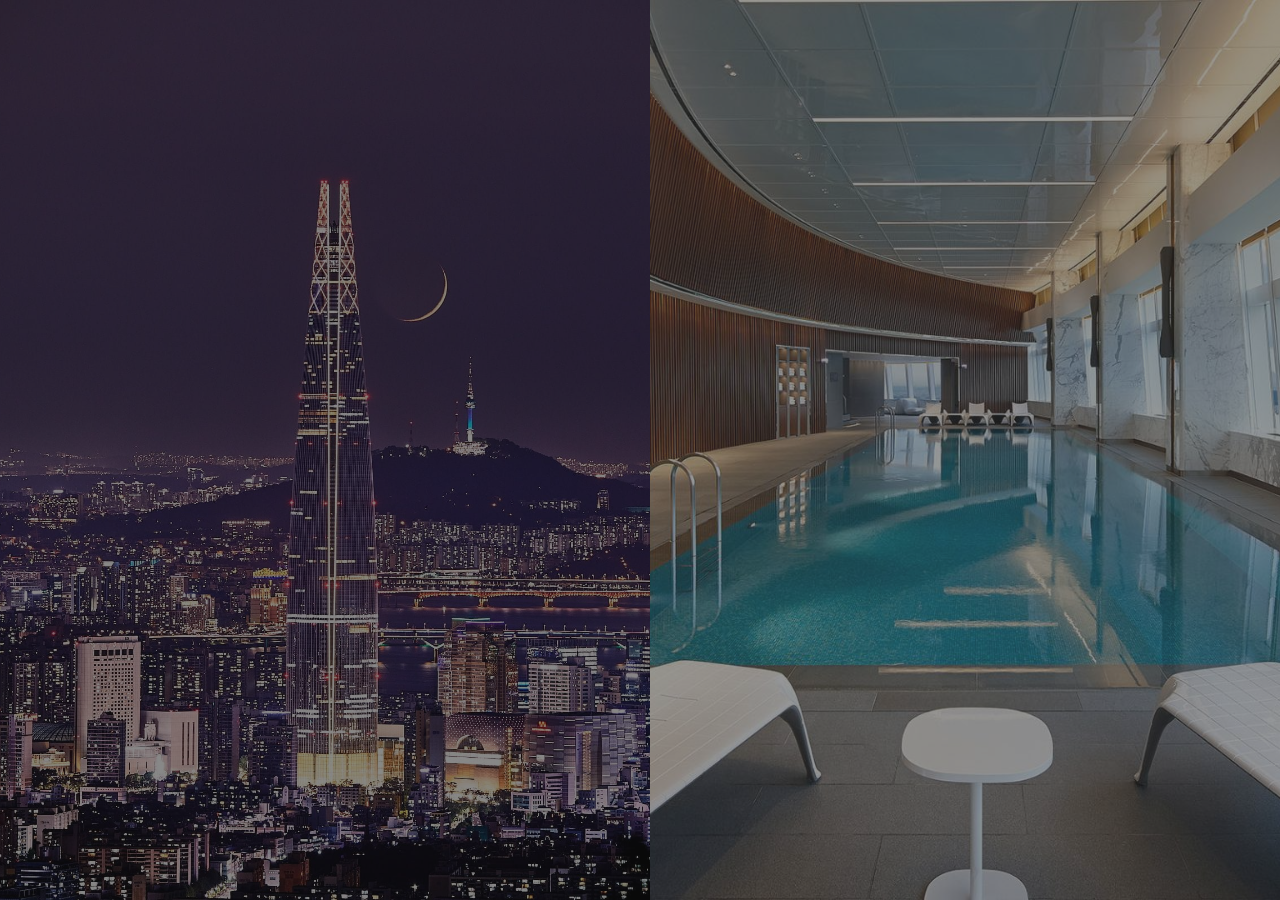
<file: 1.page1.html>
<!DOCTYPE html>
<html lang="en">
  <head>
    <meta charset="UTF-8" />
    <meta name="viewport" content="width=device-width, initial-scale=1.0" />
    <title>first_page</title>
    <link
      rel="icon"
      href="./p_img/icon/apple5.png"
      type="image/png"
      style="width: 32px; height: 32px"
    />
    <script src="https://code.jquery.com/jquery-1.12.4.js"></script>
    <link rel="stylesheet" href="./css/4.main.css" />
    <style></style>
  </head>
  <body>
    <!-- 1번째 페이지 소개 
        왼쪽페이지 - 객실로 감 

        오른쪽페이지 - 호텔 메인페이지 
    
        이렇게 나눈 이유 : 
        객실만 구경하고싶어하는 사람을 위한 간편하게 이동하게하기 위함 
    -->

    <!-- 1번째 페이지 -->
    <div class="wrap">
      <div class="main_page">
        <div class="main_L">
          <div class="page1_txt">
            <h2>
              SIGNIEL SEOUL<br />
              ROOMS & SUITE
            </h2>
            <div class="page1_txt_box">
              <span class="line"></span>
              <div class="page1_txt_box2">
                <p>
                  전 객실 서울의 환상적인 파노라믹뷰<br />
                  세련미와 편안함이 어우러진 격조 높은 인테리어 최상의 숙면을
                  위한 이탈리아 럭셔리 침구 브랜드 'Frette’
                </p>
                <!-- 이걸 누르면 두번째 페이지 이동 -->
                <!-- <div class="page_more">
                    객실 안내 및 예약  〉
                </div>  -->

                <a href="./2.page_2.html" type="button" class="page2_gogo"
                  >객실 안내 및 예약 〉</a
                >
              </div>
            </div>
          </div>
        </div>
        <div class="main_R">
          <div class="page1_txt">
            <h2>
              SIGNIEL SEOUL<br />
              INFORMATION
            </h2>
            <div class="page1_txt_box">
              <span class="line"></span>
              <div class="page1_txt_box2">
                <p>
                  롯데월드타워 76층~101층에서 즐기는 파노라믹한 스카이라인,<br />
                  미쉐린 스타 셰프 야닉 알레노의 다이닝과 세계 최고층에 위치한
                  웨딩&컨벤션<br />
                  Live beyond expectations, SIGNIEL SEOUL
                </p>
                <!-- <div class="page_more">
                            자세히보기  〉
                        </div>  -->
                <a href="./index.html" class="page2_gogo">자세히보기 〉</a>
              </div>
            </div>
          </div>
        </div>
      </div>
    </div>
  </body>
</html>
</file>
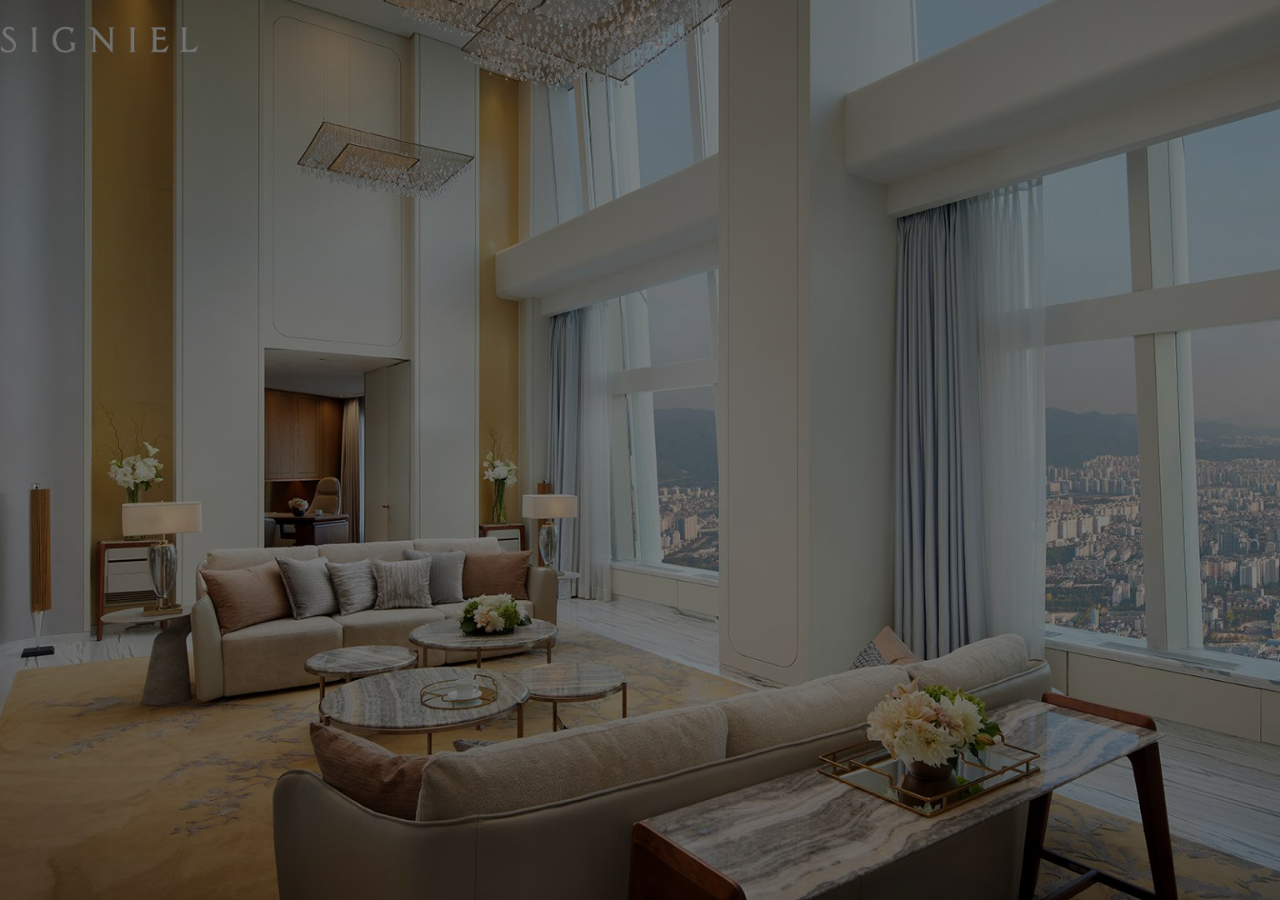
<file: 2.page_2.html>
<!DOCTYPE html>
<html lang="en">
  <head>
    <meta charset="UTF-8" />
    <meta name="viewport" content="width=device-width, initial-scale=1.0" />
    <title>second_page</title>
    <link
      rel="icon"
      href="./p_img/icon/apple5.png"
      type="image/png"
      style="width: 32px; height: 32px"
    />
    <script src="https://code.jquery.com/jquery-1.12.4.js"></script>
    <link rel="stylesheet" href="./css/4.main.css" />
    <link rel="stylesheet" href="./css/2.page.css" />
  </head>
  <body>
    <div id="wrap">
      <div class="header">
        <div class="w_1350">
          <div class="logo">
            <a href="./index.html">로고</a>
          </div>
          <input type="checkbox" id="btn_ham" />
          <label for="btn_ham" class="hamberg">
            <div class="p2_line top"></div>
            <div class="p2_line mid"></div>
            <div class="p2_line bot"></div>
          </label>
        </div>
      </div>

      <!-- container -->
      <!-- <div class="boxbox"> -->
      <div class="containor">
        <div class="room" id="room1">
          <div class="w_1350">
            <div class="room_box"></div>
            <!-- 사진 뒤에 백그라운드 이미지 -->
            <div class="deluxe_room"></div>
            <!-- 긴이미지  -->
            <div class="bg_box"></div>
            <div class="room_box r_bx1"></div>
            <!-- 사진 뒤에 백그라운드 이미지 -->
            <div class="d_room_img d_img1">
              <!-- <img src="./p_img/d_room4.jpg" alt=""> -->
            </div>
            <!-- 작은사진 -->
            <span class="bg_txt txt1 active">GRAND DELUXE</span>
            <!-- <h1 class="d_room_txt_box_h1">DELUXE ROOM</h1> -->
            <div class="d_room_txt_box">
              <h1 class="d_room_txt_box_h1">Grand Deluxe Room</h1>
              <h2 class="d_room_txt_box_h2">그랜드 디럭스룸</h2>
              <br />
              <p class="d_room_p">
                우아한 인테리어와 현대적 세련미가 조화롭게 어우러진 시그니엘
                서울의 그랜드 디럭스 룸은 초고층 객실에서 바라보는 서울 도심의
                파노라믹뷰와 최상의 휴식을 제공합니다.<br />
                침대타입 더블 전망 시티뷰 / 리버뷰 / 시티뷰 (전망욕실) / 리버뷰
                (전망욕실) 투숙인원 2 명 객실면적 40~50 ㎡
              </p>
            </div>
            <!-- 객실 소개 txtbox -->
            <div class="room_btn">
              <a href="./4_1.page_room1.html">→</a>
            </div>
            <!-- 객실 상세 페이지 가는 버튼 -->
          </div>
        </div>
        <!-- 1 -->
        <div class="room" id="room2">
          <div class="w_1350">
            <div class="room_box2"></div>
            <!-- 사진 뒤에 백그라운드 이미지 -->
            <div class="deluxe_room"></div>
            <!-- 긴이미지  -->
            <div class="bg_box"></div>
            <div class="room_box r_bx2"></div>
            <!-- 사진 뒤에 백그라운드 이미지 -->
            <div class="d_room_img d_img2">
              <!-- <img src="./p_img/d_room4.jpg" alt=""> -->
            </div>
            <!-- 작은사진 -->
            <span class="bg_txt txt2">PRIEMIER</span>
            <!-- <h1 class="d_room_txt_box_h1">DELUXE ROOM</h1> -->
            <div class="d_room_txt_box">
              <h1 class="d_room_txt_box_h1">Premier Room</h1>
              <h2 class="d_room_txt_box_h2">프리미어 룸</h2>
              <br />
              <p class="d_room_p">
                시그니엘 서울의 프리미어 룸은 세련미와 우아함을 더한 고급스러운
                인테리어로 대형 창문을 통해 서울의 화려한 장관을 감상할 수
                있습니다. 또한 이탈리아 북부 알프스 천연 대리석으로 제작된
                욕실에서 고품격 휴식을 즐기기에 충분합니다.<br />
                침대타입 더블/트윈 전망 시티뷰 / 리버뷰 / 시티뷰 (전망욕실) /
                리버뷰 (전망욕실) 투숙인원 2 명 객실면적 46~60 ㎡
              </p>
            </div>
            <!-- 객실 소개 txtbox -->
            <div class="room_btn">
              <a href="./4_1.page_room1.html">→</a>
            </div>
            <!-- 객실 상세 페이지 가는 버튼 -->
          </div>
        </div>
        <!-- 2 -->
        <div class="room" id="room3">
          <div class="w_1350">
            <div class="room_box"></div>
            <!-- 사진 뒤에 백그라운드 이미지 -->
            <div class="deluxe_room"></div>
            <!-- 긴이미지  -->
            <div class="bg_box"></div>
            <div class="room_box r_bx3"></div>
            <!-- 사진 뒤에 백그라운드 이미지 -->
            <div class="d_room_img d_img3">
              <!-- <img src="./p_img/d_room4.jpg" alt=""> -->
            </div>
            <!-- 작은사진 -->
            <span class="bg_txt txt3">ROYAL SUITE</span>
            <!-- <h1 class="d_room_txt_box_h1">DELUXE ROOM</h1> -->
            <div class="d_room_txt_box">
              <h1 class="d_room_txt_box_h1">Royal Suite Room</h1>
              <h2 class="d_room_txt_box_h2">로얄 스위트 룸</h2>
              <br />
              <p class="d_room_p">
                시그니엘 서울의 100층에 위치한 로얄스위트 룸은 세계 각국의
                국빈과 국내외 VVIP를 위한 시그니엘 서울의 단 하나뿐인 최고급
                객실입니다. 럭셔리한 응접실과 회의실은 물론 비서관 전용 객실,
                자쿠지 등 최신 시설과 보안 시스템을 갖추고 있으며 시그니엘
                서울만의 세심하고 격조 높은 서비스는 잊지 못할 감동을
                선사합니다.<br />
                침대타입 더블 전망 시티뷰 투숙인원 2 명 객실면적 353 ㎡
              </p>
            </div>
            <!-- 객실 소개 txtbox -->
            <div class="room_btn">
              <a href="./4_1.page_room1.html">→</a>
            </div>
            <!-- 객실 상세 페이지 가는 버튼 -->
          </div>
        </div>
        <!-- 3 -->
        <div class="room" id="room4">
          <div class="w_1350">
            <div class="room_box2"></div>
            <!-- 사진 뒤에 백그라운드 이미지 -->
            <div class="deluxe_room"></div>
            <!-- 긴이미지  -->
            <div class="bg_box"></div>
            <div class="room_box r_bx4"></div>
            <!-- 사진 뒤에 백그라운드 이미지 -->
            <div class="d_room_img d_img4">
              <!-- <img src="./p_img/d_room4.jpg" alt=""> -->
            </div>
            <!-- 작은사진 -->
            <span class="bg_txt txt4">SIGNIEL PRIMIER</span>
            <!-- <h1 class="d_room_txt_box_h1">DELUXE ROOM</h1> -->
            <div class="d_room_txt_box">
              <h1 class="k_room_txt_box_h1">Korean SIGNIEL Premier Room</h1>
              <h2 class="d_room_txt_box_h2">코리안 시그니엘 프리미어 룸</h2>
              <br />
              <p class="d_room_p">
                시그니엘 서울의 코리안 시그니엘 프리미어 룸은 92층에 위치하여
                최고의 전망을 자랑하는 객실입니다. 또한, 한국 전통미와 현대적인
                시설의 조화가 이루어진 최고급 온돌로 구성되어 있으며 한국의 궁을
                테마로 한 온돌, 객실 곳곳에 배치된 전통가구와 편백나무로 구성된
                욕실은 한국적인 멋을 더욱 돋보이게 합니다.<br />
                침대타입 더블 전망 리버뷰 투숙인원 2 명 객실면적 43 ㎡
              </p>
            </div>
            <!-- 객실 소개 txtbox -->
            <div class="room_btn">
              <a href="./4_1.page_room1.html">→</a>
            </div>
            <!-- 객실 상세 페이지 가는 버튼 -->
          </div>
        </div>
        <!--4 -->
      </div>
      <!-- </div> -->
      <div class="menu_pan" id="menu_pan">
        <div class="menu_list">
          <ul class="menu_list_ul">
            <li><a href="./4_1.page_room1.html">Room & Suite</a></li>
            <li><a href="./5_1.page_dining1.html">Dining</a></li>
            <li><a href="./6_1.page_wedding1.html">Wedding & Conference</a></li>
            <li><a href="./7_1.page_facilites1.html">Facilities</a></li>
            <li><a href="">Reservation</a></li>
          </ul>
        </div>
      </div>
      <!-- container -->
    </div>

    <script src="./js/menu_pan.js"></script>
    <script src="./js/page2_scroll.js"></script>
  </body>
</html>
</file>
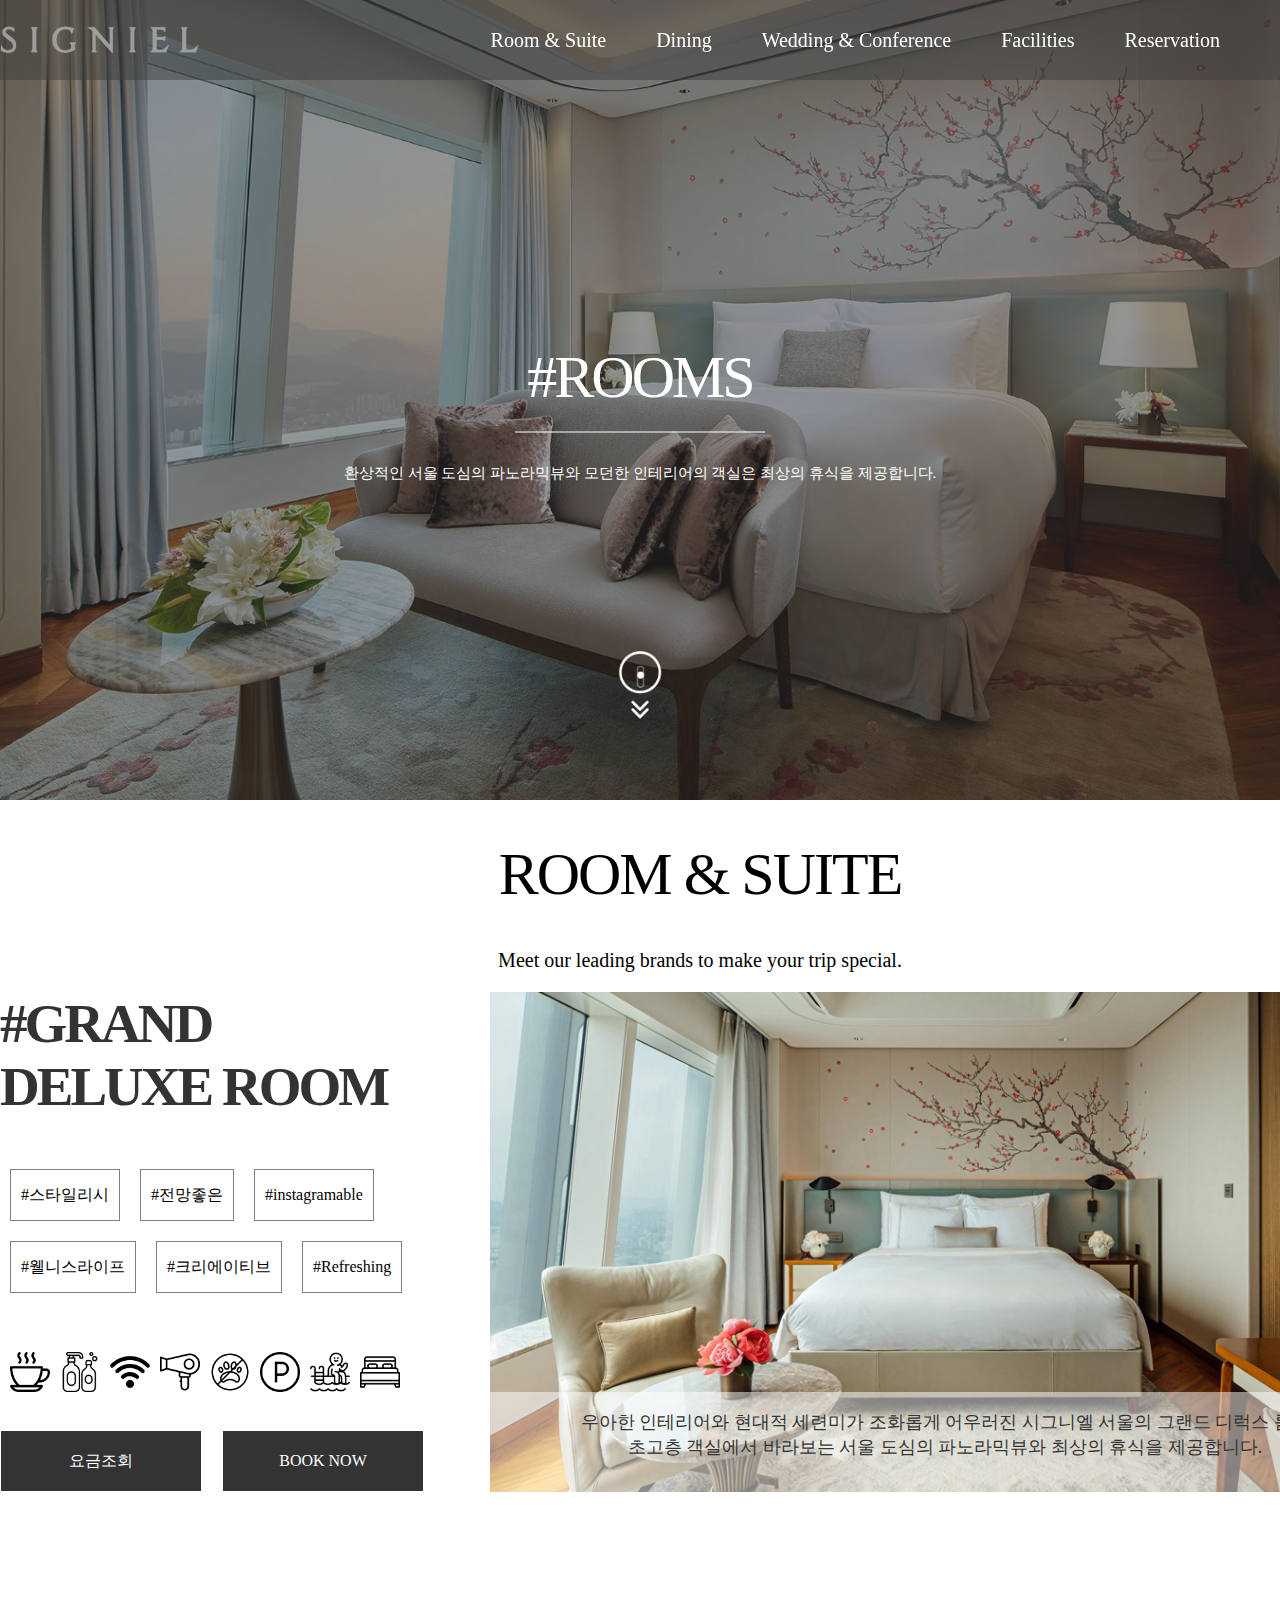
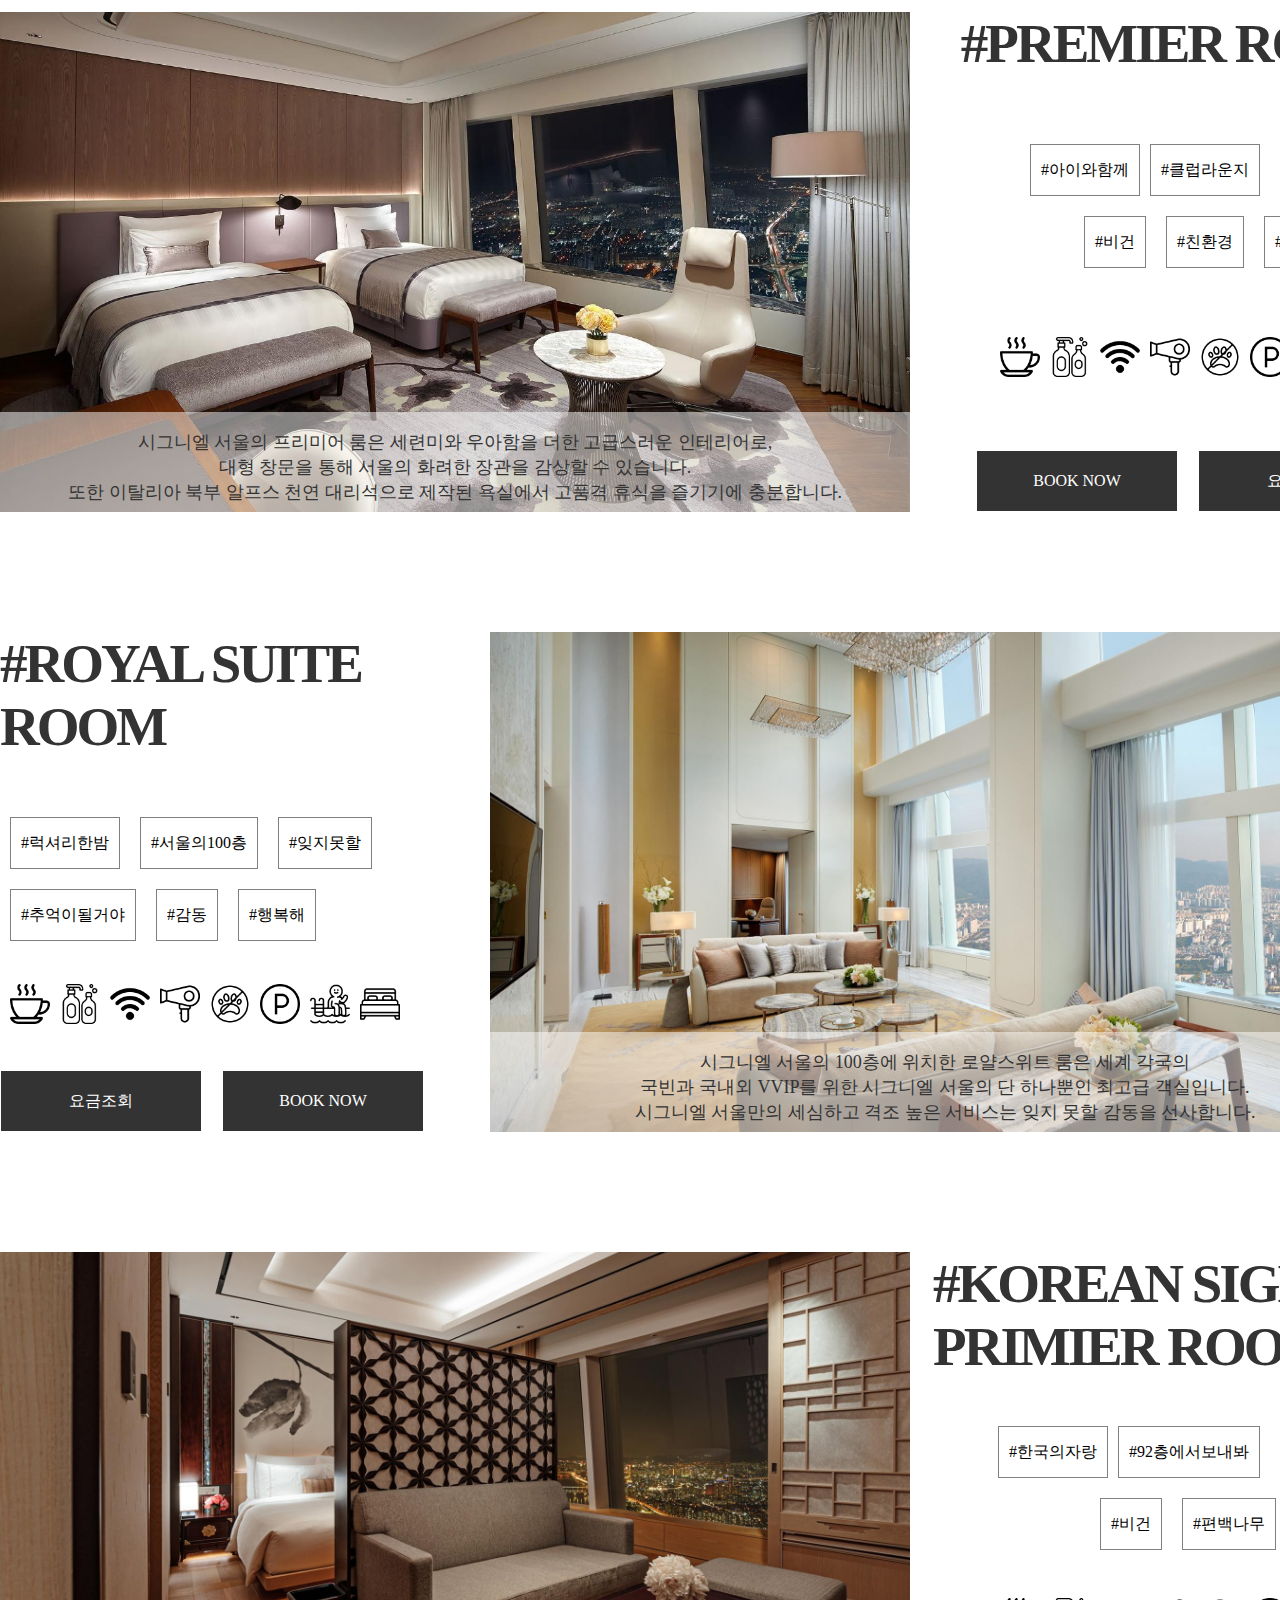
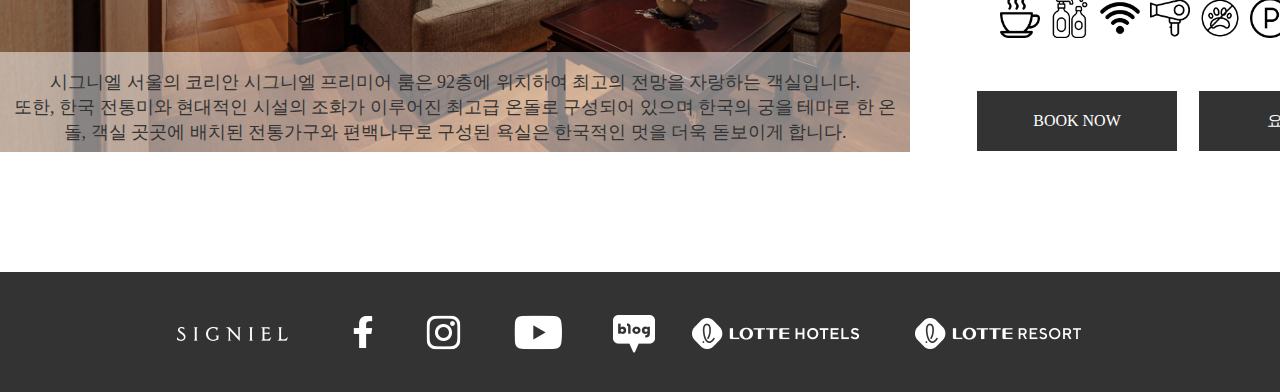
<file: 4_1.page_room1.html>
<!DOCTYPE html>
<html lang="en">
  <head>
    <meta charset="UTF-8" />
    <meta name="viewport" content="width=device-width, initial-scale=1.0" />
    <title>roompage</title>
    <link
      rel="icon"
      href="./p_img/icon/apple5.png"
      type="image/png"
      style="width: 32px; height: 32px"
    />
    <script src="https://code.jquery.com/jquery-1.12.4.js"></script>
    <link rel="stylesheet" href="./css/4.main.css" />
    <style>
      .page4_banner {
        width: 100%;
        height: 800px;
        background: url(./p_img/page2/mainbannerimg.1920.jpg) no-repeat center /
          cover;
      }

      /* 메인컨테이너 ---------------- */
      .main_container {
        width: 100%;
      }
      .p4_room {
        width: 100%;
        height: 500px;
        display: flex;
        margin-bottom: 120px;
      }

      .p4_romm.animate {
        animation-duration: fadein 1s forwards ease-in;
        transition: 2s ease-in-out;
      }
      @keyframes fadein {
        0% {
          opacity: 0;
        }
        100% {
          opacity: 1;
        }
      }

      .p4_h1 {
        font-weight: 100;
        font-size: 60px;
        letter-spacing: -2px;
        text-align: center;
      }
      .p4_p {
        text-align: center;
        font-size: 20px;
      }

      .room_imgbox {
        width: 65%;
        height: 100%;
        position: relative;
      }
      .img_txt_box {
        width: 100%;
        height: 100px;
        text-align: center;
        background-color: rgba(255, 255, 255, 0.5);
        position: absolute;
        bottom: 0;
      }

      .img_txt_box:hover {
        background-color: rgba(187, 187, 187, 0.5);
      }

      .i_box1 {
        background: url(./p_img/page2/room1_1.jpg) no-repeat center / cover;
      }
      .i_box2 {
        background: url(./p_img/page2/p_room2.jpg) no-repeat center / cover;
      }
      .i_box3 {
        background: url(./p_img/page2/RS_room1.jpg) no-repeat center / cover;
      }
      .i_box4 {
        background: url(./p_img/page2/k_room1.jpg) no-repeat center / cover;
      }

      .room_txtbox {
        width: 35%;
        height: 100%;
        display: flex;
        flex-direction: column;
        justify-content: space-between;

        /* gap: 20px; */
      }

      .room_txtbox_h1 {
        letter-spacing: -3px;
        font-weight: bold;
        color: #333;
        margin: 0;
        font-size: 55px;
      }
      .room_txtbox_h1_2 {
        margin: 0;
        font-weight: bold;
        letter-spacing: -3px;
        color: #333;
        font-size: 55px;
        /* position: absolute; */
        /* right: 0; */
        float: right;
        /* margin: 20px; */
      }

      .img_txt_p {
        color: #333;
        /* letter-spacing: -2px; */
        font-size: 18px;
        padding-left: 10px;
        padding-right: 10px;
        line-height: 25px;
      }
      .tag_boxL {
        /* width: 120px; */
        height: 50px;
        line-height: 50px;
        border: 1px solid #808080;
        float: left;
        margin: 10px;
        padding: 0 10px;
      }
      .tag_boxR {
        /* width: 120px; */
        height: 50px;
        line-height: 50px;
        border: 1px solid #808080;
        float: right;
        margin: 10px;
        padding: 0 10px;
      }

      .icon_box {
        width: 200px;
      }
      .icon_boxR ul {
        float: right;
        /* margin-bottom: 10px; */
      }

      .icon_boxR ul li {
        /* display: flex; */
        float: left;
        margin-bottom: 10px;
        padding-right: 10px;
      }
      .icon_boxL ul {
        float: left;
      }
      .icon_boxL ul li {
        float: left;
        padding-left: 10px;
        margin-bottom: 10px;
      }
      .icon_boxL img {
        width: 40px;
        height: 40px;
      }
      .icon_boxR img {
        width: 40px;
        height: 40px;
      }

      .gogobtn3_R {
        border: 1px solid #fff;
        background: #333;
        color: #fff;
        width: 200px;
        height: 60px;
        float: right;
        margin-left: 20px;
        /* border-radius: 20px; */
        text-align: center;
        line-height: 60px;
        /* font-weight: 900; */
        /* transition: all 1s; */
        /* animation: opacc 2s ease forwards; */
      }
      .gogobtn3_R:hover {
        background: #fff;
        color: #333;
        border: 1px solid #333;
      }
      .gogobtn3_L:hover {
        background: #fff;
        color: #333;
        border: 1px solid #333;
      }

      .gogobtn3_L {
        border: 1px solid #fff;
        background: #333;
        color: #fff;
        width: 200px;
        height: 60px;
        /* border-radius: 20px; */
        float: left;
        text-align: center;
        line-height: 60px;
        margin-right: 20px;
        /* font-weight: 900; */
        /* transition: all 1s; */
        /* animation: opacc 2s ease forwards; */
      }
    </style>
  </head>
  <body>
    <div id="wrap">
      <div class="p_3header">
        <div class="w_1350">
          <div class="logo"><a href="./index.html"></a></div>

          <div class="menu_list_bar">
            <ul class="menu_list_bar_ul">
              <li>
                <a href="./4_1.page_room1.html">Room & Suite</a>
                <div class="sub_menu">
                  <ul class="sub_menu_ul">
                    <li><a href=""></a>그랜드 룸</li>
                    <li><a href=""></a>프리미어 룸</li>
                    <li><a href=""></a>로얄 스위트 룸</li>
                    <li><a href=""></a>코리안 프리미어 룸</li>
                  </ul>
                </div>
              </li>

              <li>
                <a href="./5_1.page_dining1.html">Dining</a>
                <div class="sub_menu">
                  <ul class="sub_menu_ul">
                    <li><a href=""></a>한식</li>
                    <li><a href=""></a>양식</li>
                    <li><a href=""></a>뷔페</li>
                  </ul>
                </div>
              </li>
              <li>
                <a href="./6_1.page_wedding1.html">Wedding & Conference</a>
                <div class="sub_menu">
                  <ul class="sub_menu_ul">
                    <li><a href=""></a>시그니엘 웨딩</li>
                    <li><a href=""></a>프라이빗 파티</li>
                    <li><a href=""></a>그랜드 볼룸</li>
                  </ul>
                </div>
              </li>
              <li>
                <a href="./7_1.page_facilites1.html">Facilities</a>
                <div class="sub_menu">
                  <ul class="sub_menu_ul">
                    <li><a href=""></a>호텔 수영장</li>
                    <li><a href=""></a>피트니스 센터</li>
                    <li><a href=""></a>살롱 드 시그니엘</li>
                    <li><a href=""></a>호텔 사우나</li>
                  </ul>
                </div>
              </li>
              <li><a href="">Reservation</a></li>
            </ul>
          </div>

          <input type="checkbox" id="btn_ham" />
          <label for="btn_ham" class="hamberg">
            <div class="p2_line top"></div>
            <div class="p2_line mid"></div>
            <div class="p2_line bot"></div>
          </label>
        </div>
        <div class="menu_pan" id="menu_pan">
          <div class="menu_list">
            <ul class="menu_list_ul">
              <li><a href="./4_1.page_room1.html">Room & Suite</a></li>
              <li><a href="./5_1.page_dining1.html">Dining</a></li>
              <li>
                <a href="./6_1.page_wedding1.html">Wedding & Conference</a>
              </li>
              <li><a href="./7_1.page_facilites1.html">Facilities</a></li>
              <li><a href="">Reservation</a></li>
            </ul>
          </div>
        </div>
      </div>
      <div class="page4_banner">
        <div class="banner_txt_box">
          <div class="banner_txt_box_position">
            <h1 class="banner_h1">#ROOMS</h1>
            <span class="banner_line"></span>
            <div class="banner_p">
              환상적인 서울 도심의 파노라믹뷰와 모던한 인테리어의 객실은 최상의
              휴식을 제공합니다.
            </div>
          </div>
        </div>
        <div class="scroll_icon2"></div>
      </div>
      <div class="main_container">
        <div class="w_1400">
          <h1 class="p4_h1">ROOM & SUITE</h1>
          <p class="p4_p">Meet our leading brands to make your trip special.</p>

          <div class="p4_room">
            <div class="room_txtbox">
              <div class="r_txt_1">
                <h1 class="room_txtbox_h1">#GRAND <br />DELUXE ROOM</h1>
                <p></p>
                <span class="sec4line"></span>
              </div>
              <div class="r_txt_2">
                <div class="tag_boxL">#스타일리시</div>
                <div class="tag_boxL">#전망좋은</div>
                <div class="tag_boxL mr_0">#instagramable</div>
                <div class="tag_boxL">#웰니스라이프</div>
                <div class="tag_boxL">#크리에이티브</div>
                <div class="tag_boxL">#Refreshing</div>
              </div>
              <span class="sec4line"></span>
              <div class="icon_boxL">
                <ul>
                  <li>
                    <img
                      src="p_img/icon/free-icon-coffee-cup-1014393.png"
                      alt=""
                    />
                  </li>
                  <li>
                    <img
                      src="p_img/icon/free-icon-shampoo-1848239.png"
                      alt=""
                    />
                  </li>
                  <li>
                    <img
                      src="p_img/icon/free-icon-wifi-signal-7910958.png"
                      alt=""
                    />
                  </li>
                  <li>
                    <img
                      src="p_img/icon/free-icon-blow-dryer-11081153.png"
                      alt=""
                    />
                  </li>
                  <li>
                    <img
                      src="p_img/icon/free-icon-no-pets-3668684.png"
                      alt=""
                    />
                  </li>
                  <li>
                    <img src="p_img/icon/free-icon-parking-905535.png" alt="" />
                  </li>
                  <li>
                    <img
                      src="p_img/icon/free-icon-swimming-pool-2429885.png"
                      alt=""
                    />
                  </li>
                  <li>
                    <img
                      src="p_img/icon/free-icon-double-bed-5639770.png"
                      alt=""
                    />
                  </li>
                </ul>
              </div>
              <div class="r_txt_3">
                <div class="gogobtn3_L">요금조회</div>
                <div class="gogobtn3_L">BOOK NOW</div>
              </div>
            </div>
            <div class="room_imgbox i_box1">
              <div class="img_txt_box">
                <p class="img_txt_p">
                  우아한 인테리어와 현대적 세련미가 조화롭게 어우러진 시그니엘
                  서울의 그랜드 디럭스 룸은<br />
                  초고층 객실에서 바라보는 서울 도심의 파노라믹뷰와 최상의
                  휴식을 제공합니다.
                </p>
              </div>
            </div>
          </div>
          <div class="p4_room">
            <div class="room_imgbox i_box2">
              <div class="img_txt_box">
                <p class="img_txt_p">
                  시그니엘 서울의 프리미어 룸은 세련미와 우아함을 더한
                  고급스러운 인테리어로,<br />
                  대형 창문을 통해 서울의 화려한 장관을 감상할 수 있습니다.<br />
                  또한 이탈리아 북부 알프스 천연 대리석으로 제작된 욕실에서
                  고품격 휴식을 즐기기에 충분합니다.
                </p>
              </div>
            </div>
            <div class="room_txtbox">
              <div class="r_txt_1">
                <h1 class="room_txtbox_h1_2">#PREMIER ROOM</h1>
                <p class=""></p>
              </div>
              <div class="r_txt_2">
                <div class="tag_boxR">#편안한휴식</div>
                <div class="tag_boxR">#클럽라운지</div>
                <div class="tag_boxR mr_0">#아이와함께</div>
                <div class="tag_boxR">#세심한서비스</div>
                <div class="tag_boxR">#친환경</div>
                <div class="tag_boxR">#비건</div>
              </div>
              <div class="icon_boxR">
                <ul>
                  <li>
                    <img
                      src="p_img/icon/free-icon-coffee-cup-1014393.png"
                      alt=""
                    />
                  </li>
                  <li>
                    <img
                      src="p_img/icon/free-icon-shampoo-1848239.png"
                      alt=""
                    />
                  </li>
                  <li>
                    <img
                      src="p_img/icon/free-icon-wifi-signal-7910958.png"
                      alt=""
                    />
                  </li>
                  <li class="mr_0">
                    <img
                      src="p_img/icon/free-icon-blow-dryer-11081153.png"
                      alt=""
                    />
                  </li>
                  <li>
                    <img
                      src="p_img/icon/free-icon-no-pets-3668684.png"
                      alt=""
                    />
                  </li>
                  <li>
                    <img src="p_img/icon/free-icon-parking-905535.png" alt="" />
                  </li>
                  <li>
                    <img
                      src="p_img/icon/free-icon-swimming-pool-2429885.png"
                      alt=""
                    />
                  </li>
                  <li>
                    <img
                      src="p_img/icon/free-icon-double-bed-5639770.png"
                      alt=""
                    />
                  </li>
                </ul>
              </div>
              <div class="r_txt_3">
                <div class="gogobtn3_R">요금조회</div>
                <div class="gogobtn3_R">BOOK NOW</div>
              </div>
            </div>
          </div>
          <div class="p4_room">
            <div class="room_txtbox">
              <div class="r_txt_1">
                <h1 class="room_txtbox_h1">#ROYAL SUITE ROOM</h1>
                <p class=""></p>
              </div>
              <div class="r_txt_2">
                <div class="tag_boxL">#럭셔리한밤</div>
                <div class="tag_boxL">#서울의100층</div>
                <div class="tag_boxL mr_0">#잊지못할</div>
                <div class="tag_boxL">#추억이될거야</div>
                <div class="tag_boxL">#감동</div>
                <div class="tag_boxL">#행복해</div>
              </div>
              <div class="icon_boxL">
                <ul>
                  <li>
                    <img
                      src="p_img/icon/free-icon-coffee-cup-1014393.png"
                      alt=""
                    />
                  </li>
                  <li>
                    <img
                      src="p_img/icon/free-icon-shampoo-1848239.png"
                      alt=""
                    />
                  </li>
                  <li>
                    <img
                      src="p_img/icon/free-icon-wifi-signal-7910958.png"
                      alt=""
                    />
                  </li>
                  <li class="mr_0">
                    <img
                      src="p_img/icon/free-icon-blow-dryer-11081153.png"
                      alt=""
                    />
                  </li>
                  <li>
                    <img
                      src="p_img/icon/free-icon-no-pets-3668684.png"
                      alt=""
                    />
                  </li>
                  <li>
                    <img src="p_img/icon/free-icon-parking-905535.png" alt="" />
                  </li>
                  <li>
                    <img
                      src="p_img/icon/free-icon-swimming-pool-2429885.png"
                      alt=""
                    />
                  </li>
                  <li>
                    <img
                      src="p_img/icon/free-icon-double-bed-5639770.png"
                      alt=""
                    />
                  </li>
                </ul>
              </div>
              <div class="r_txt_3">
                <div class="gogobtn3_L">요금조회</div>
                <div class="gogobtn3_L">BOOK NOW</div>
              </div>
            </div>
            <div class="room_imgbox i_box3">
              <div class="img_txt_box">
                <p class="img_txt_p">
                  시그니엘 서울의 100층에 위치한 로얄스위트 룸은 세계 각국의
                  <br />국빈과 국내외 VVIP를 위한 시그니엘 서울의 단 하나뿐인
                  최고급 객실입니다.<br />
                  시그니엘 서울만의 세심하고 격조 높은 서비스는 잊지 못할 감동을
                  선사합니다.
                </p>
              </div>
            </div>
          </div>
          <div class="p4_room">
            <div class="room_imgbox i_box4">
              <div class="img_txt_box">
                <p class="img_txt_p">
                  시그니엘 서울의 코리안 시그니엘 프리미어 룸은 92층에 위치하여
                  최고의 전망을 자랑하는 객실입니다.<br />
                  또한, 한국 전통미와 현대적인 시설의 조화가 이루어진 최고급
                  온돌로 구성되어 있으며 한국의 궁을 테마로 한 온돌, 객실 곳곳에
                  배치된 전통가구와 편백나무로 구성된 욕실은 한국적인 멋을 더욱
                  돋보이게 합니다.
                </p>
              </div>
            </div>
            <div class="room_txtbox">
              <div class="r_txt_1">
                <h1 class="room_txtbox_h1_2">
                  #KOREAN SIGNIEL<br />
                  PRIMIER ROOM
                </h1>
              </div>
              <div class="r_txt_2">
                <div class="tag_boxR">#한국전통을</div>
                <div class="tag_boxR">#92층에서보내봐</div>
                <div class="tag_boxR mr_0">#한국의자랑</div>
                <div class="tag_boxR">#온돌이지</div>
                <div class="tag_boxR">#편백나무</div>
                <div class="tag_boxR">#비건</div>
              </div>
              <div class="icon_boxR">
                <ul>
                  <li>
                    <img
                      src="p_img/icon/free-icon-coffee-cup-1014393.png"
                      alt=""
                    />
                  </li>
                  <li>
                    <img
                      src="p_img/icon/free-icon-shampoo-1848239.png"
                      alt=""
                    />
                  </li>
                  <li>
                    <img
                      src="p_img/icon/free-icon-wifi-signal-7910958.png"
                      alt=""
                    />
                  </li>
                  <li class="mr_0">
                    <img
                      src="p_img/icon/free-icon-blow-dryer-11081153.png"
                      alt=""
                    />
                  </li>
                  <li>
                    <img
                      src="p_img/icon/free-icon-no-pets-3668684.png"
                      alt=""
                    />
                  </li>
                  <li>
                    <img src="p_img/icon/free-icon-parking-905535.png" alt="" />
                  </li>
                  <li>
                    <img
                      src="p_img/icon/free-icon-swimming-pool-2429885.png"
                      alt=""
                    />
                  </li>
                  <li>
                    <img
                      src="p_img/icon/free-icon-double-bed-5639770.png"
                      alt=""
                    />
                  </li>
                </ul>
              </div>
              <div class="r_txt_3">
                <div class="gogobtn3_R">요금조회</div>
                <div class="gogobtn3_R">BOOK NOW</div>
              </div>
            </div>
          </div>
        </div>
        <div class="sec4_footer">
          <div class="icon_link">
            <div class="footer_signiel_logo"></div>
            <ul class="icon_link_ul">
              <li>
                <a href="./index.html" target="_blank">
                  <img src="./p_img/icon/footer_logo_signiel.png" alt=""
                /></a>
              </li>

              <li>
                <a
                  href="https://www.facebook.com/signielhotels/"
                  target="_blank"
                >
                  <img src="./p_img/icon/footer-sns-facebook.png" alt="" />
                </a>
              </li>
              <li>
                <a
                  href="https://www.instagram.com/signielhotels/"
                  target="_blank"
                >
                  <img src="./p_img/icon/footer-sns-instagram.png" alt="" />
                </a>
              </li>
              <li>
                <a
                  href="https://www.youtube.com/user/LotteHotels"
                  target="_blank"
                >
                  <img src="./p_img/icon/footer-sns-youtube.png" alt="" />
                </a>
              </li>
              <li>
                <a href="https://blog.naver.com/lotte_hotels" target="_blank">
                  <img src="./p_img/icon/footer-sns-blog.png" alt="" />
                </a>
              </li>
              <li>
                <a
                  href="https://www.lottehotel.com/global/ko/about/lotte-hotel/brand/lotte-hotel.html"
                  target="_blank"
                >
                  <img src="./p_img/icon/footer_logo_lottehotel.png" alt=""
                /></a>
              </li>
              <li>
                <a
                  href="https://www.lotteresort.com/main/ko/index"
                  target="_blank"
                >
                  <img src="./p_img/icon/footer_logo_resort.png" alt=""
                /></a>
              </li>
            </ul>
          </div>
        </div>
      </div>
      <!-- wrap 닫히는 곳 -->
    </div>

    <script src="./js/menu_pan.js"></script>
  </body>
</html>
</file>
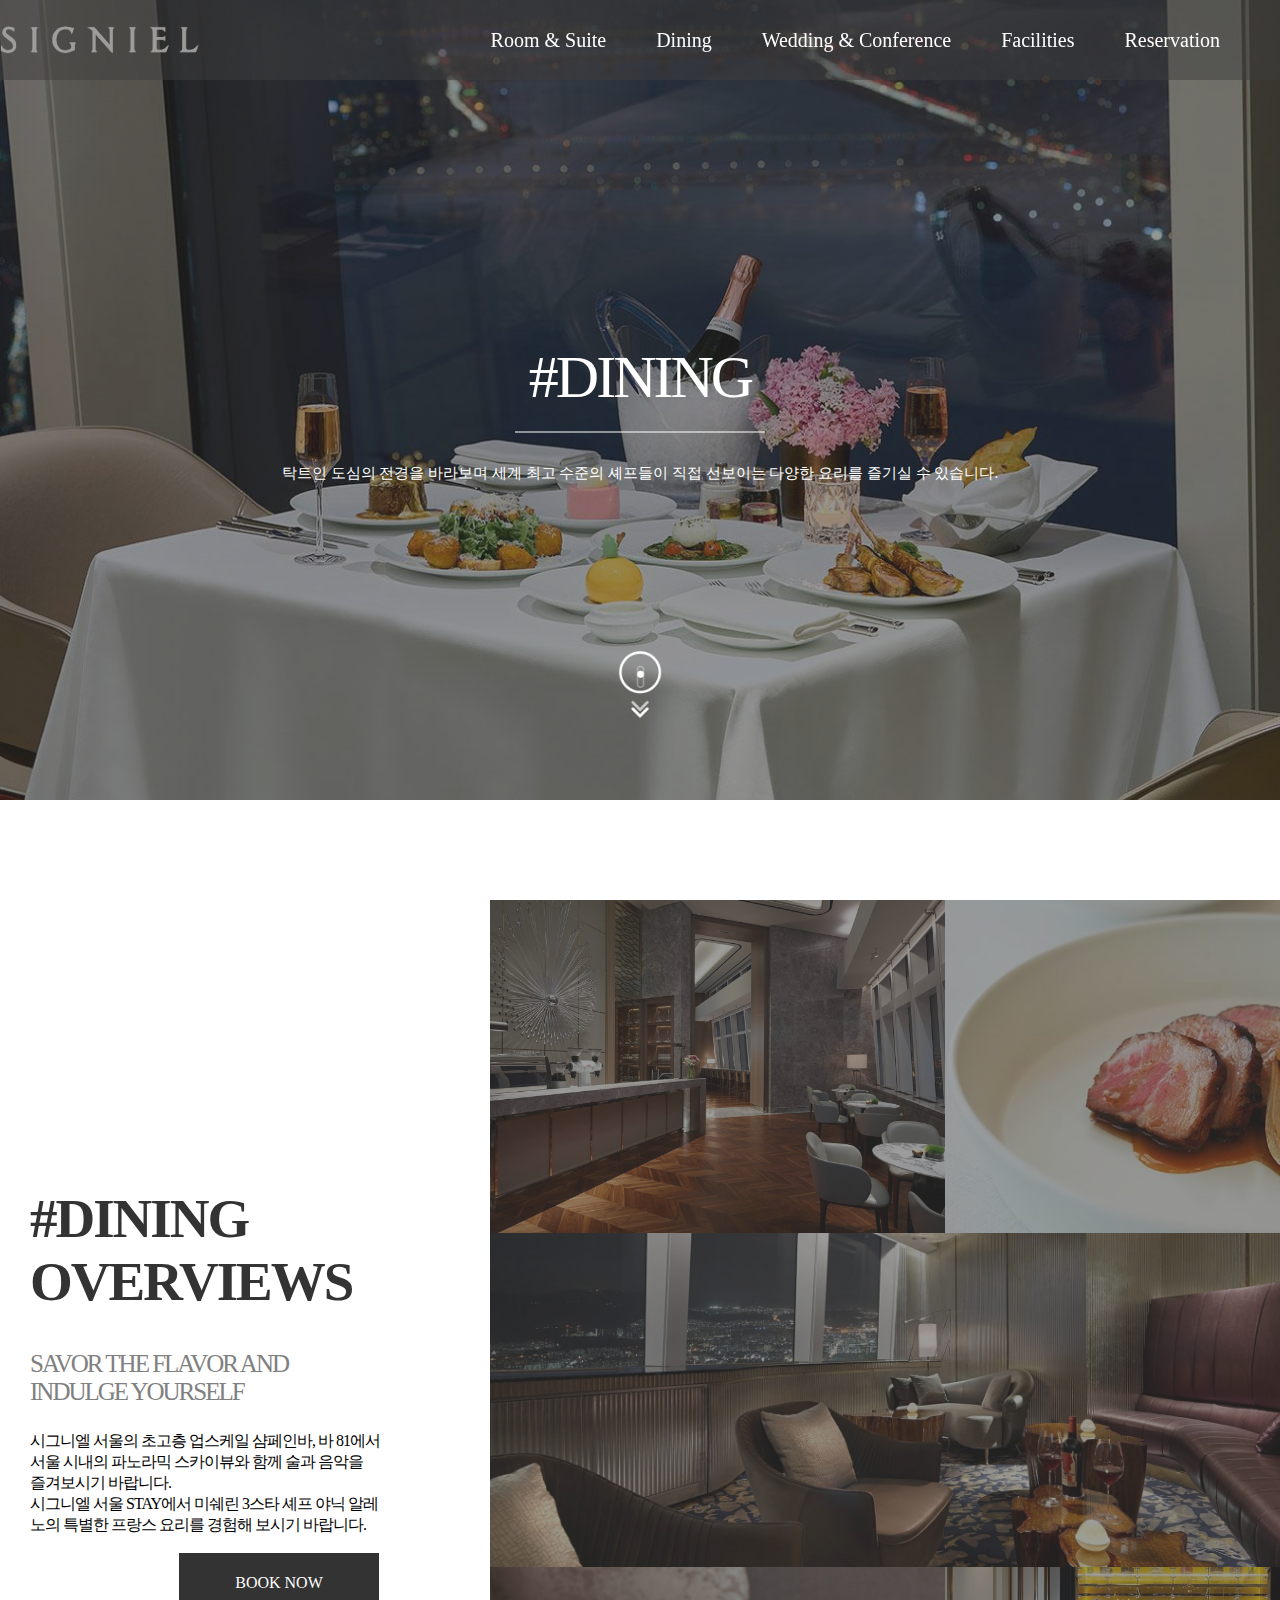
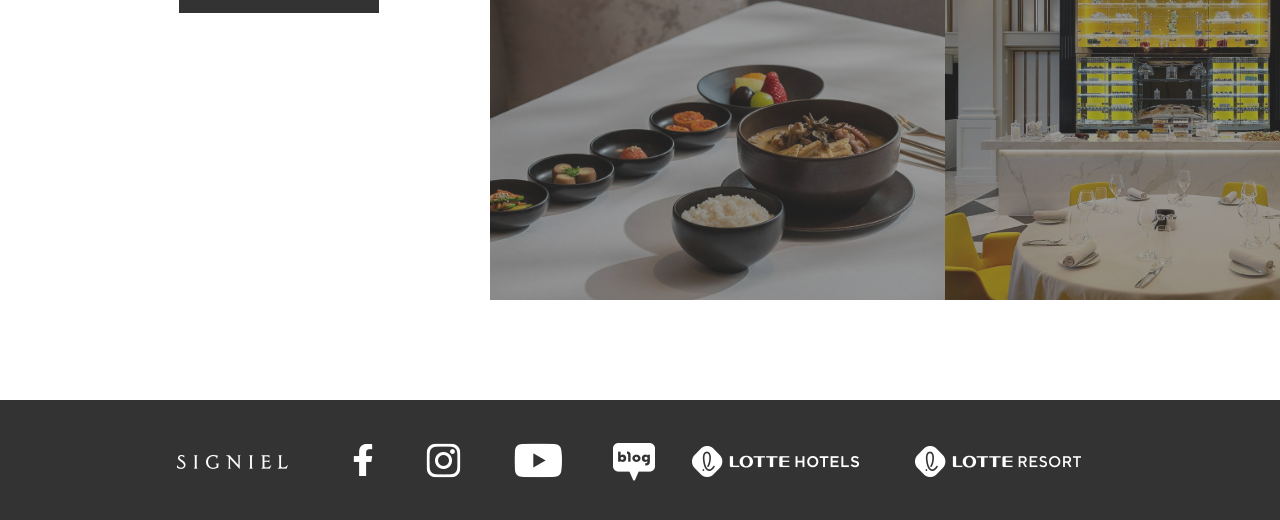
<file: 5_1.page_dining1.html>
<!DOCTYPE html>
<html lang="en">
  <head>
    <meta charset="UTF-8" />
    <meta name="viewport" content="width=device-width, initial-scale=1.0" />
    <title>diningpage</title>
    <link
      rel="icon"
      href="./p_img/icon/apple5.png"
      type="image/png"
      style="width: 32px; height: 32px"
    />
    <script src="https://code.jquery.com/jquery-1.12.4.js"></script>
    <link rel="stylesheet" href="./css/4.main.css" />
    <style>
      .page5_banner {
        width: 100%;
        height: 800px;
        background: url(./p_img/dining/dining_main.1920.jpg) no-repeat center /
          cover;
      }
      .banner_txt_box {
        /* width: 100%; */
        height: 100%;
        background-color: rgba(50, 50, 50, 0.5);
        color: #fff;
      }
      .banner_txt_box_position {
        text-align: center;
        position: absolute;
        top: 50%;
        left: 50%;
        transform: translate(-50%, -50%);
      }
      .banner_h1 {
        margin: 0 auto;
        /* border-bottom: 1px solid #fff; */
        letter-spacing: -3px;
        font-weight: 100;
        font-size: 60px;
      }
      .banner_line {
        margin: 20px auto;
        display: block;
        width: 250px;
        height: 1px;
        background-color: #fff;
        animation: b_line 1s forwards;
      }
      @keyframes b_line {
        0% {
          width: 0;
        }
        100% {
          width: 250px;
        }
      }

      .banner_p {
        width: 900px;
        height: 100px;
        margin-top: 25px;
        font-size: 15px;
        line-height: 30px;
      }
      /* 메인컨테이너 ---------------- */
      .main_container {
        width: 100%;
      }
      /* section */
      .dining_section {
        margin-top: 100px;
        margin-bottom: 100px;
        width: 100%;
        height: 1000px;
        display: flex;
        position: relative;
      }
      .dining_txt {
        width: 35%;
      }
      .d_txt_box {
        padding-left: 30px;
        text-align: left;
        width: 350px;
        height: 500px;
        position: absolute;
        top: 50%;
        transform: translateY(-50%);
      }
      .d_h1 {
        font-weight: bold;
        letter-spacing: -2px;
        color: #333;
        font-size: 55px;
      }
      .d_h3 {
        font-size: 25px;
        font-weight: 500;
        color: #808080;
        letter-spacing: -2px;
      }
      .d_p {
        font-size: 23x;
        letter-spacing: -1px;
      }
      .dining_img {
        width: 65%;
        display: flex;
        flex-direction: column;
      }
      .d_item1 {
        width: 100%;
        height: calc(100% / 3);
      }
      .d_i_1 {
        width: 50%;
        height: 100%;
        float: left;
        position: relative;
        background: url(./p_img/dining/다이닝5.jpg) no-repeat center / cover;
      }
      .d_i_2 {
        width: 50%;
        height: 100%;
        float: right;
        position: relative;
        background: url(./p_img/dining/다이닝3.jpg) no-repeat center / cover;
      }

      .d_i_3 {
        width: 100%;
        height: 100%;
        position: relative;
        /* float: left; */
        background: url(./p_img/dining/다이닝4.jpg) no-repeat center / cover;
      }

      .d_i_4 {
        width: 50%;
        height: 100%;
        float: left;
        position: relative;
        background: url(./p_img/dining/다이닝2.jpg) no-repeat center / cover;
      }
      .d_i_5 {
        width: 50%;
        height: 100%;
        float: right;
        position: relative;
        background: url(./p_img/dining/다이닝1.jpg) no-repeat center / cover;
      }

      .d_txt_box1 {
        width: 100%;
        height: 100%;
        background-color: rgba(62, 61, 61, 0.5);
      }

      .d_txt_box_h1 {
        margin: 0;
        font-size: 25px;
        letter-spacing: -1px;
        color: #fff;
        position: absolute;
        display: block;

        top: 50%;
        left: 50%;
        transform: translate(-50%, -50%);
      }

      .white_line {
        display: none;
        width: 90%;
        height: 90%;
        border: 1px solid #fff;
        position: absolute;
        /* text-align: center; */
        top: 50%;
        left: 50%;
        transform: translate(-50%, -50%);
        /* animation: oppp ; */
        /* opacity: 0; */
      }

      /* @keyframes oppp {
            0%{transform: translate(-150%, -150%); opacity: 0;}
            100%{transform: translate(-50%, -50%); opacity: 1;}

        } */
      .d_i_1:hover .white_line {
        display: block;
      }
      .d_i_2:hover .white_line {
        display: block;
      }
      .d_i_3:hover .white_line {
        display: block;
      }
      .d_i_4:hover .white_line {
        display: block;
      }
      .d_i_5:hover .white_line {
        display: block;
      }

      .gogobtn3_R {
        border: 1px solid #fff;
        background: #333;
        color: #fff;
        width: 200px;
        height: 60px;
        float: right;
        margin-left: 20px;
        /* border-radius: 20px; */
        text-align: center;
        line-height: 60px;
        /* font-weight: 900; */
        /* transition: all 1s; */
        /* animation: opacc 2s ease forwards; */
      }
      .gogobtn3_R:hover {
        background: #fff;
        color: #333;
        border: 1px solid #333;
      }
    </style>
  </head>
  <body>
    <div id="wrap">
      <div class="p_3header">
        <div class="w_1350">
          <div class="logo"><a href="./index.html"></a></div>
          <div class="menu_list_bar">
            <ul class="menu_list_bar_ul">
              <li>
                <a href="./4_1.page_room1.html">Room & Suite</a>
                <div class="sub_menu">
                  <ul class="sub_menu_ul">
                    <li><a href=""></a>그랜드 룸</li>
                    <li><a href=""></a>프리미어 룸</li>
                    <li><a href=""></a>로얄 스위트 룸</li>
                    <li><a href=""></a>코리안 프리미어 룸</li>
                  </ul>
                </div>
              </li>

              <li>
                <a href="./5_1.page_dining1.html">Dining</a>
                <div class="sub_menu">
                  <ul class="sub_menu_ul">
                    <li><a href=""></a>한식</li>
                    <li><a href=""></a>양식</li>
                    <li><a href=""></a>뷔페</li>
                  </ul>
                </div>
              </li>
              <li>
                <a href="./6_1.page_wedding1.html">Wedding & Conference</a>
                <div class="sub_menu">
                  <ul class="sub_menu_ul">
                    <li><a href=""></a>시그니엘 웨딩</li>
                    <li><a href=""></a>프라이빗 파티</li>
                    <li><a href=""></a>그랜드 볼룸</li>
                  </ul>
                </div>
              </li>
              <li>
                <a href="./7_1.page_facilites1.html">Facilities</a>
                <div class="sub_menu">
                  <ul class="sub_menu_ul">
                    <li><a href=""></a>호텔 수영장</li>
                    <li><a href=""></a>피트니스 센터</li>
                    <li><a href=""></a>살롱 드 시그니엘</li>
                    <li><a href=""></a>호텔 사우나</li>
                  </ul>
                </div>
              </li>
              <li><a href="">Reservation</a></li>
            </ul>
          </div>

          <input type="checkbox" id="btn_ham" />
          <label for="btn_ham" class="hamberg">
            <div class="p2_line top"></div>
            <div class="p2_line mid"></div>
            <div class="p2_line bot"></div>
          </label>
        </div>

        <div class="menu_pan" id="menu_pan">
          <div class="menu_list">
            <ul class="menu_list_ul">
              <li><a href="./4_1.page_room1.html">Room & Suite</a></li>
              <li><a href="./5_1.page_dining1.html">Dining</a></li>
              <li>
                <a href="./6_1.page_wedding1.html">Wedding & Conference</a>
              </li>
              <li><a href="./7_1.page_facilites1.html">Facilities</a></li>
              <li><a href="">Reservation</a></li>
            </ul>
          </div>
        </div>
      </div>
      <div class="page5_banner">
        <div class="banner_txt_box">
          <div class="banner_txt_box_position">
            <h1 class="banner_h1">#DINING</h1>
            <span class="banner_line"></span>
            <div class="banner_p">
              탁트인 도심의 전경을 바라보며 세계 최고 수준의 셰프들이 직접
              선보이는 다양한 요리를 즐기실 수 있습니다.
            </div>
          </div>
        </div>
        <div class="scroll_icon2"></div>
      </div>
      <div class="main_container">
        <div class="w_1400">
          <div class="dining_section">
            <div class="dining_txt">
              <div class="d_txt_box">
                <h1 class="d_h1">#DINING OVERVIEWS</h1>
                <h3 class="d_h3">SAVOR THE FLAVOR AND INDULGE YOURSELF</h3>
                <p class="d_p">
                  시그니엘 서울의 초고층 업스케일 샴페인바, 바 81에서 서울
                  시내의 파노라믹 스카이뷰와 함께 술과 음악을 즐겨보시기
                  바랍니다.<br />
                  시그니엘 서울 STAY에서 미쉐린 3스타 셰프 야닉 알레노의 특별한
                  프랑스 요리를 경험해 보시기 바랍니다.
                </p>
                <div class="gogobtn3_R">BOOK NOW</div>
              </div>
            </div>
            <div class="dining_img">
              <div class="d_item1">
                <div class="d_i_1">
                  <a href="">
                    <div class="d_txt_box1">
                      <div class="white_line">
                        <h3 class="d_txt_box_h1">Bar & Lounge</h3>
                      </div>
                    </div>
                  </a>
                </div>
                <div class="d_i_2">
                  <a href="">
                    <div class="d_txt_box1">
                      <div class="white_line">
                        <h3 class="d_txt_box_h1">Restaurant</h3>
                      </div>
                    </div>
                  </a>
                </div>
              </div>

              <div class="d_item1">
                <div class="d_i_3">
                  <a href="">
                    <div class="d_txt_box1">
                      <div class="white_line">
                        <h3 class="d_txt_box_h1">Bar & Lounge</h3>
                      </div>
                    </div>
                  </a>
                </div>
              </div>
              <div class="d_item1">
                <div class="d_i_4">
                  <a href="">
                    <div class="d_txt_box1">
                      <div class="white_line">
                        <h3 class="d_txt_box_h1">Restaurant</h3>
                      </div>
                    </div>
                  </a>
                </div>
                <div class="d_i_5">
                  <a href="">
                    <div class="d_txt_box1">
                      <div class="white_line">
                        <h3 class="d_txt_box_h1">Restaurant</h3>
                      </div>
                    </div>
                  </a>
                </div>
              </div>
            </div>
          </div>
        </div>
        <!-- w_1400닫히는 곳 -->
        <div class="sec4_footer">
          <div class="icon_link">
            <div class="footer_signiel_logo"></div>
            <ul class="icon_link_ul">
              <li>
                <a href="./index.html" target="_blank">
                  <img src="./p_img/icon/footer_logo_signiel.png" alt=""
                /></a>
              </li>

              <li>
                <a
                  href="https://www.facebook.com/signielhotels/"
                  target="_blank"
                >
                  <img src="./p_img/icon/footer-sns-facebook.png" alt="" />
                </a>
              </li>
              <li>
                <a
                  href="https://www.instagram.com/signielhotels/"
                  target="_blank"
                >
                  <img src="./p_img/icon/footer-sns-instagram.png" alt="" />
                </a>
              </li>
              <li>
                <a
                  href="https://www.youtube.com/user/LotteHotels"
                  target="_blank"
                >
                  <img src="./p_img/icon/footer-sns-youtube.png" alt="" />
                </a>
              </li>
              <li>
                <a href="https://blog.naver.com/lotte_hotels" target="_blank">
                  <img src="./p_img/icon/footer-sns-blog.png" alt="" />
                </a>
              </li>
              <li>
                <a
                  href="https://www.lottehotel.com/global/ko/about/lotte-hotel/brand/lotte-hotel.html"
                  target="_blank"
                >
                  <img src="./p_img/icon/footer_logo_lottehotel.png" alt=""
                /></a>
              </li>
              <li>
                <a
                  href="https://www.lotteresort.com/main/ko/index"
                  target="_blank"
                >
                  <img src="./p_img/icon/footer_logo_resort.png" alt=""
                /></a>
              </li>
            </ul>
          </div>
        </div>
        <!-- 메인컨테이너 -->
      </div>
      <!-- wrap 닫히는 곳 -->
    </div>

    <script src="./js/menu_pan.js"></script>
    <script></script>
  </body>
</html>
</file>
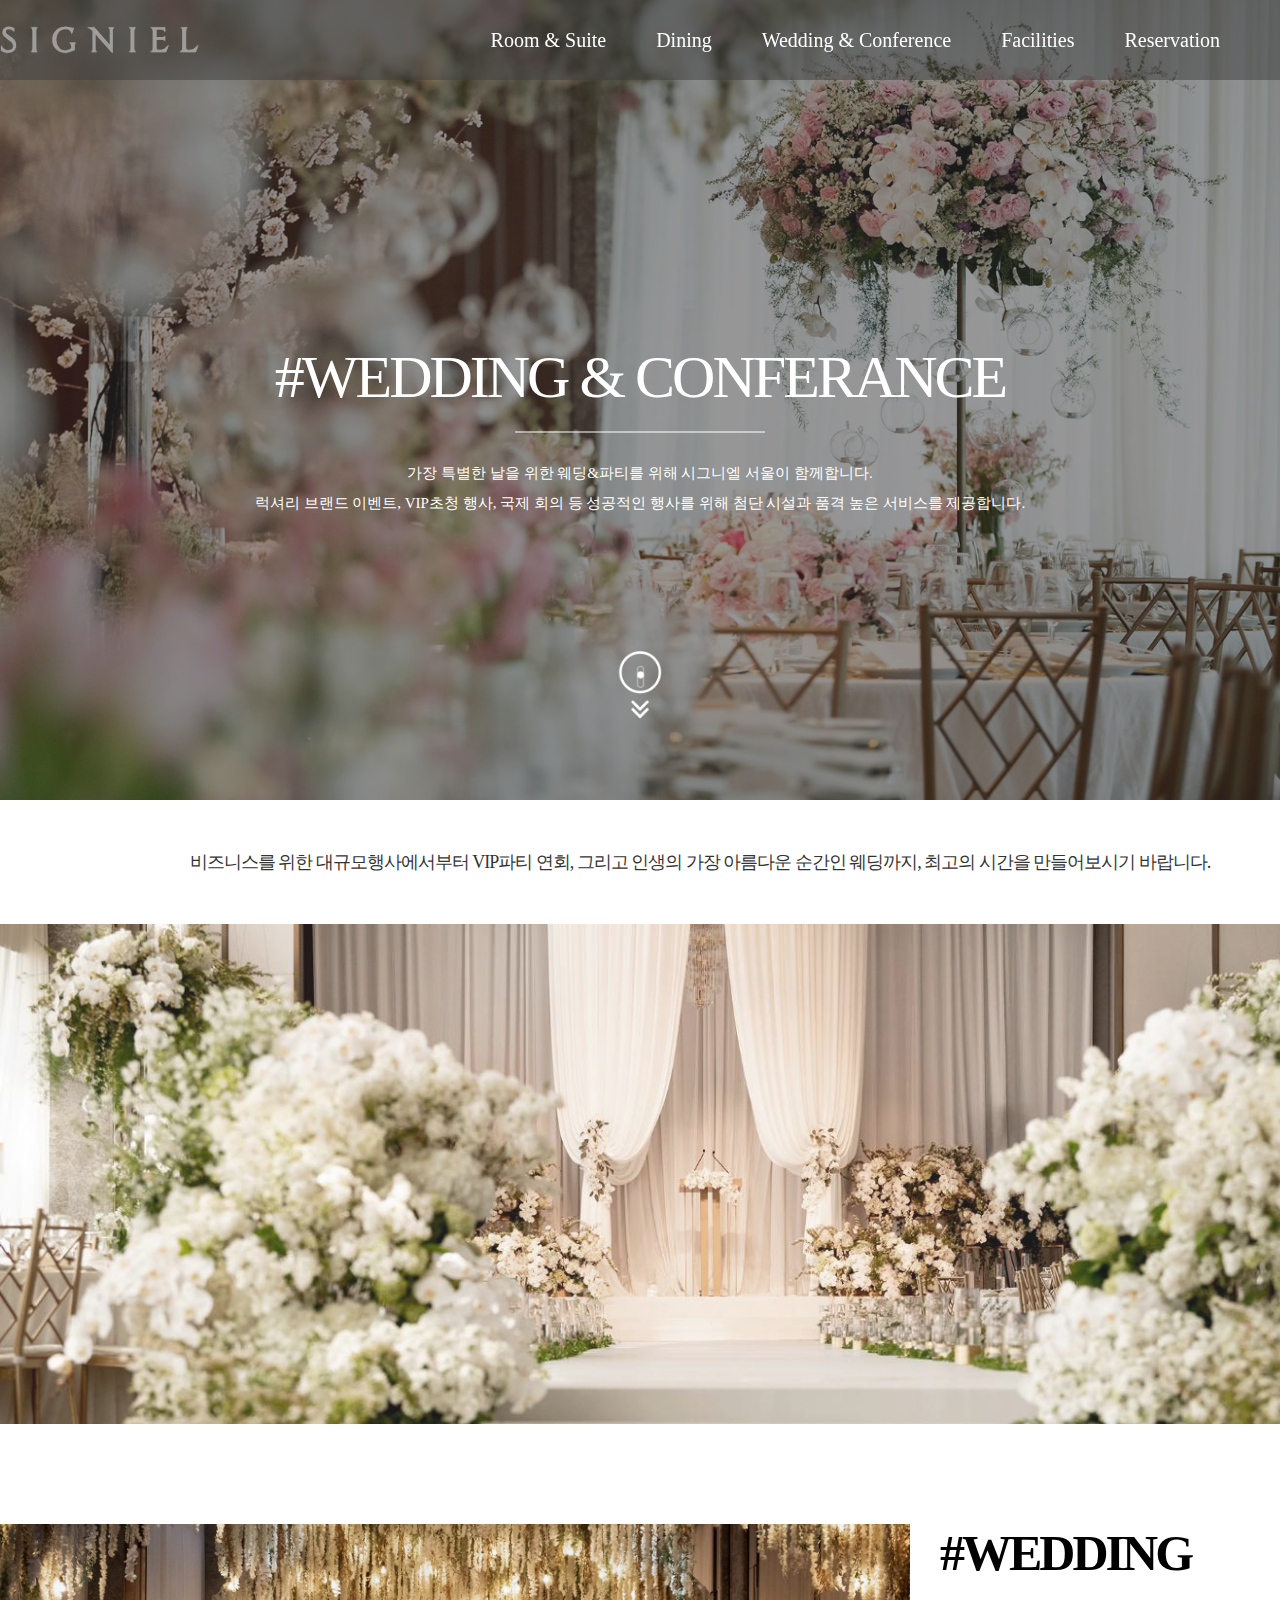
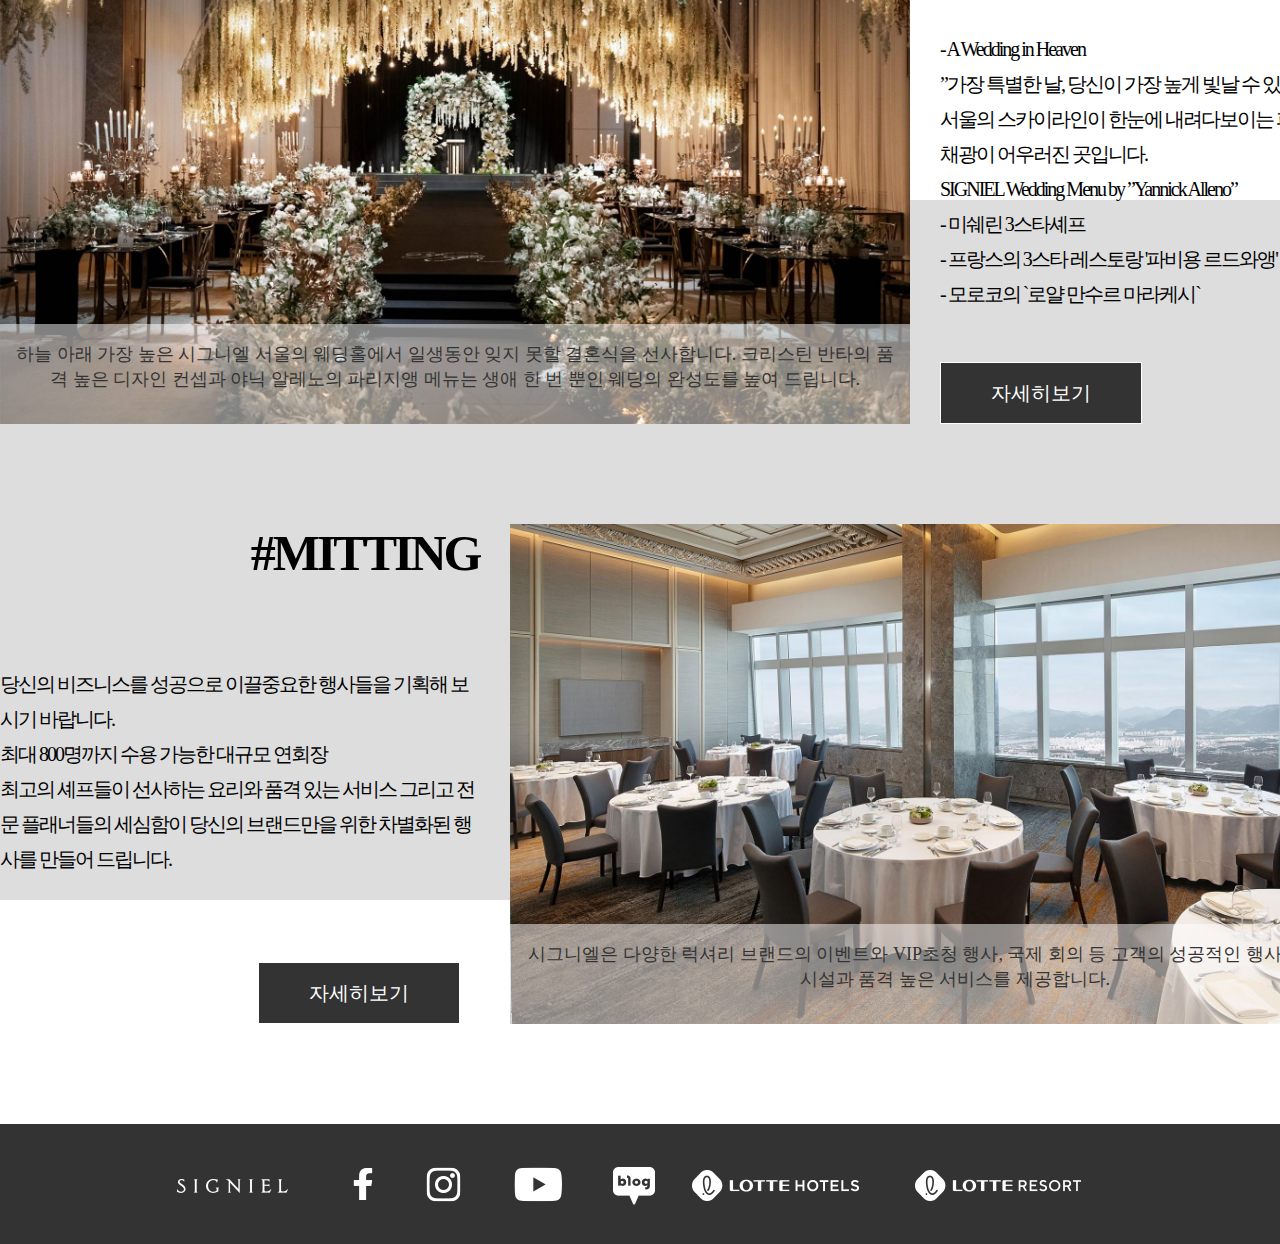
<file: 6_1.page_wedding1.html>
<!DOCTYPE html>
<html lang="en">
  <head>
    <meta charset="UTF-8" />
    <meta name="viewport" content="width=device-width, initial-scale=1.0" />
    <title>weddingpage</title>
    <link
      rel="icon"
      href="./p_img/icon/apple5.png"
      type="image/png"
      style="width: 32px; height: 32px"
    />
    <script src="https://code.jquery.com/jquery-1.12.4.js"></script>
    <link rel="stylesheet" href="./css/4.main.css" />
    <style>
      .page6_banner {
        width: 100%;
        height: 800px;
        background: url(./p_img/wedding/wedding_main.1920.jpg) no-repeat center /
          cover;
      }

      /* 메인컨테이너 ---------------- */
      .main_container {
        width: 100%;
      }
      .p6_room {
        width: 100%;
        height: 500px;
        display: flex;
        margin-top: 50px;
        margin-bottom: 100px;
      }
      .p6_p {
        text-align: center;
        font-size: 18px;
        letter-spacing: -1px;
        color: #333;
        margin-top: 50px;
      }
      .wedding_img {
        width: 100%;
        height: 100%;
        background: url(./p_img/wedding/Wedding_cyt.1440.jpg) no-repeat center /
          cover;
        opacity: 0.9;
      }
      .bg_boxp6 {
        width: 100%;
        height: 700px;
        position: absolute;
        top: 1800px;
        background-color: #dddddd;
      }
      .wedding_txtbox_h1 {
        width: 100%;
        float: right;
        margin: 0;
        font-size: 50px;
        font-weight: bold;
        letter-spacing: -3px;
      }
      .wedding_txtbox_h1_2 {
        width: 100%;
        /* float: left; */
        text-align: right;
        margin: 0;
        font-size: 50px;
        font-weight: bold;
        letter-spacing: -3px;
      }
      .wedding_txt_box_p {
        margin-top: 20px;
        width: 100%;
        font-size: 20px;
        text-align: left;
        letter-spacing: -2px;
        line-height: 35px;
      }
      .wedding_txt_box_p_2 {
        width: 100%;
        font-size: 20px;
        text-align: left;
        padding-right: 30px;
        letter-spacing: -2px;
        line-height: 35px;
      }
      .w_imgbox {
        width: 65%;
        height: 100%;
        position: relative;
      }
      .img_txt_box {
        width: 100%;
        height: 100px;
        text-align: center;
        background-color: rgba(255, 255, 255, 0.5);
        position: absolute;
        bottom: 0;
      }
      .img_txt_box:hover {
        background-color: rgba(187, 187, 187, 0.5);
      }
      .w_txt_1 {
        width: 100%;
        padding-left: 30px;
      }
      .w_txt_2 {
        width: 100%;
        padding-left: 30px;
      }
      .m_txt_1 {
        width: 100%;
        padding-right: 30px;
      }
      .m_txt_2 {
        width: 100%;
        padding-right: 30px;
      }
      .w_box1 {
        background: url(./p_img/wedding/mittingimg.jpg) no-repeat center / cover;
      }
      .w_box2 {
        background: url(./p_img/wedding/sifnielwedding.1920.jpg) no-repeat
          center / cover;
      }

      .w_txtbox {
        width: 35%;
        height: 100%;
        display: flex;
        font-size: 20px;
        flex-direction: column;
        justify-content: space-between;
        /* gap: 20px; */
      }
      .w_txtbox_R {
        width: 35%;
        height: 100%;
        display: flex;
        padding-right: 30px;
        font-size: 20px;
        flex-direction: column;
        justify-content: space-between;
        /* gap: 20px; */
      }
      .img_txt_p {
        color: #333;
        /* letter-spacing: -2px; */
        font-size: 18px;
        padding-left: 10px;
        padding-right: 10px;
        line-height: 25px;
      }
      .W_gogobtn3_L {
        border: 1px solid #fff;
        background: #333;
        color: #fff;
        width: 200px;
        height: 60px;
        margin-left: 30px;
        /* border-radius: 20px; */
        text-align: center;
        line-height: 60px;
        /* font-weight: 900; */
        /* transition: all 1s; */
        /* animation: opacc 2s ease forwards; */
      }
      .W_gogobtn3_R:hover {
        background: #fff;
        color: #333;
        border: 1px solid #333;
      }
      .W_gogobtn3_L:hover {
        background: #fff;
        color: #333;
        border: 1px solid #333;
      }
      .W_gogobtn3_R {
        border: 1px solid #fff;
        background: #333;
        color: #fff;
        width: 200px;
        height: 60px;
        /* border-radius: 20px; */
        float: right;
        text-align: center;
        line-height: 60px;
        margin-right: 20px;
        /* font-weight: 900; */
        /* transition: all 1s; */
        /* animation: opacc 2s ease forwards; */
      }
    </style>
  </head>
  <body>
    <div id="wrap">
      <div class="p_3header">
        <div class="w_1350">
          <div class="logo"><a href="./index.html"></a></div>

          <div class="menu_list_bar">
            <ul class="menu_list_bar_ul">
              <li>
                <a href="./4_1.page_room1.html">Room & Suite</a>
                <div class="sub_menu">
                  <ul class="sub_menu_ul">
                    <li><a href=""></a>그랜드 룸</li>
                    <li><a href=""></a>프리미어 룸</li>
                    <li><a href=""></a>로얄 스위트 룸</li>
                    <li><a href=""></a>코리안 프리미어 룸</li>
                  </ul>
                </div>
              </li>

              <li>
                <a href="./5_1.page_dining1.html">Dining</a>
                <div class="sub_menu">
                  <ul class="sub_menu_ul">
                    <li><a href=""></a>Bar & Rounge</li>
                    <li><a href=""></a>Restaurant</li>
                  </ul>
                </div>
              </li>
              <li>
                <a href="./6_1.page_wedding1.html">Wedding & Conference</a>
                <div class="sub_menu">
                  <ul class="sub_menu_ul">
                    <li><a href=""></a>시그니엘 웨딩</li>
                    <li><a href=""></a>프라이빗 파티</li>
                    <li><a href=""></a>그랜드 볼룸</li>
                  </ul>
                </div>
              </li>
              <li>
                <a href="./7_1.page_facilites1.html">Facilities</a>
                <div class="sub_menu">
                  <ul class="sub_menu_ul">
                    <li><a href=""></a>호텔 수영장</li>
                    <li><a href=""></a>피트니스 센터</li>
                    <li><a href=""></a>살롱 드 시그니엘</li>
                    <li><a href=""></a>호텔 사우나</li>
                  </ul>
                </div>
              </li>
              <li><a href="">Reservation</a></li>
            </ul>
          </div>
          <input type="checkbox" id="btn_ham" />
          <label for="btn_ham" class="hamberg">
            <div class="p2_line top"></div>
            <div class="p2_line mid"></div>
            <div class="p2_line bot"></div>
          </label>
        </div>
        <div class="menu_pan" id="menu_pan">
          <div class="menu_list">
            <ul class="menu_list_ul">
              <li><a href="./4_1.page_room1.html">Room & Suite</a></li>
              <li><a href="./5_1.page_dining1.html">Dining</a></li>
              <li>
                <a href="./6_1.page_wedding1.html">Wedding & Conference</a>
              </li>
              <li><a href="./7_1.page_facilites1.html">Facilities</a></li>
              <li><a href="">Reservation</a></li>
            </ul>
          </div>
        </div>
      </div>
      <div class="page6_banner">
        <div class="banner_txt_box">
          <div class="banner_txt_box_position">
            <h1 class="banner_h1">#WEDDING & CONFERANCE</h1>
            <span class="banner_line"></span>
            <div class="banner_p">
              가장 특별한 날을 위한 웨딩&파티를 위해 시그니엘 서울이
              함께합니다.<br />
              럭셔리 브랜드 이벤트, VIP초청 행사, 국제 회의 등 성공적인 행사를
              위해 첨단 시설과 품격 높은 서비스를 제공합니다.
            </div>
          </div>
        </div>
        <div class="scroll_icon2"></div>
      </div>
      <div class="main_container">
        <div class="bg_boxp6"></div>
        <div class="w_1400">
          <p class="p6_p">
            비즈니스를 위한 대규모행사에서부터 VIP파티 연회, 그리고 인생의 가장
            아름다운 순간인 웨딩까지, 최고의 시간을 만들어보시기 바랍니다.
          </p>
          <div class="p6_room">
            <div class="wedding_img"></div>
          </div>

          <div class="p6_room">
            <div class="w_imgbox w_box2">
              <div class="img_txt_box">
                <p class="img_txt_p">
                  하늘 아래 가장 높은 시그니엘 서울의 웨딩홀에서 일생동안 잊지
                  못할 결혼식을 선사합니다. 크리스틴 반타의 품격 높은 디자인
                  컨셉과 야닉 알레노의 파리지앵 메뉴는 생애 한 번 뿐인 웨딩의
                  완성도를 높여 드립니다.
                </p>
              </div>
            </div>
            <div class="w_txtbox">
              <div class="w_txt_1">
                <h1 class="wedding_txtbox_h1">#WEDDING</h1>
              </div>
              <div class="w_txt_2">
                <p class="wedding_txt_box_p">
                  - A Wedding in Heaven<br />
                  ”가장 특별한 날, 당신이 가장 높게 빛날 수 있도록”<br />
                  서울의 스카이라인이 한눈에 내려다보이는 파노라마뷰와 자연
                  채광이 어우러진 곳입니다.<br />

                  SIGNIEL Wedding Menu by ”Yannick Alleno”<br />
                  - 미쉐린 3스타셰프<br />
                  - 프랑스의 3스타 레스토랑 '파비용 르드와앵'<br />
                  - 모로코의 `로얄 만수르 마라케시`
                </p>
              </div>
              <div class="w_txt_3">
                <div class="W_gogobtn3_L">자세히보기</div>
              </div>
            </div>
          </div>

          <div class="p6_room">
            <div class="w_txtbox_R">
              <div class="m_txt_1">
                <h1 class="wedding_txtbox_h1_2">#MITTING</h1>
              </div>
              <div class="m_txt_2">
                <p class="wedding_txt_box_p_2">
                  당신의 비즈니스를 성공으로 이끌중요한 행사들을 기획해 보시기
                  바랍니다.<br />

                  최대 800명까지 수용 가능한 대규모 연회장<br />
                  최고의 셰프들이 선사하는 요리와 품격 있는 서비스 그리고 전문
                  플래너들의 세심함이 당신의 브랜드만을 위한 차별화된 행사를
                  만들어 드립니다.
                </p>
              </div>

              <div class="m_txt_3">
                <div class="W_gogobtn3_R">자세히보기</div>
              </div>
            </div>
            <div class="w_imgbox w_box1">
              <div class="img_txt_box">
                <p class="img_txt_p">
                  시그니엘은 다양한 럭셔리 브랜드의 이벤트와 VIP초청 행사, 국제
                  회의 등 고객의 성공적인 행사를 위해 첨단 시설과 품격 높은
                  서비스를 제공합니다.
                </p>
              </div>
            </div>
          </div>
        </div>
      </div>
      <div class="sec4_footer">
        <div class="icon_link">
          <div class="footer_signiel_logo"></div>
          <ul class="icon_link_ul">
            <li>
              <a href="./index.html" target="_blank">
                <img src="./p_img/icon/footer_logo_signiel.png" alt=""
              /></a>
            </li>

            <li>
              <a href="https://www.facebook.com/signielhotels/" target="_blank">
                <img src="./p_img/icon/footer-sns-facebook.png" alt="" />
              </a>
            </li>
            <li>
              <a
                href="https://www.instagram.com/signielhotels/"
                target="_blank"
              >
                <img src="./p_img/icon/footer-sns-instagram.png" alt="" />
              </a>
            </li>
            <li>
              <a
                href="https://www.youtube.com/user/LotteHotels"
                target="_blank"
              >
                <img src="./p_img/icon/footer-sns-youtube.png" alt="" />
              </a>
            </li>
            <li>
              <a href="https://blog.naver.com/lotte_hotels" target="_blank">
                <img src="./p_img/icon/footer-sns-blog.png" alt="" />
              </a>
            </li>
            <li>
              <a
                href="https://www.lottehotel.com/global/ko/about/lotte-hotel/brand/lotte-hotel.html"
                target="_blank"
              >
                <img src="./p_img/icon/footer_logo_lottehotel.png" alt=""
              /></a>
            </li>
            <li>
              <a
                href="https://www.lotteresort.com/main/ko/index"
                target="_blank"
              >
                <img src="./p_img/icon/footer_logo_resort.png" alt=""
              /></a>
            </li>
          </ul>
        </div>
      </div>
      <!-- wrap 닫히는 곳 -->
    </div>
    <script src="./js/menu_pan.js"></script>
  </body>
</html>
</file>
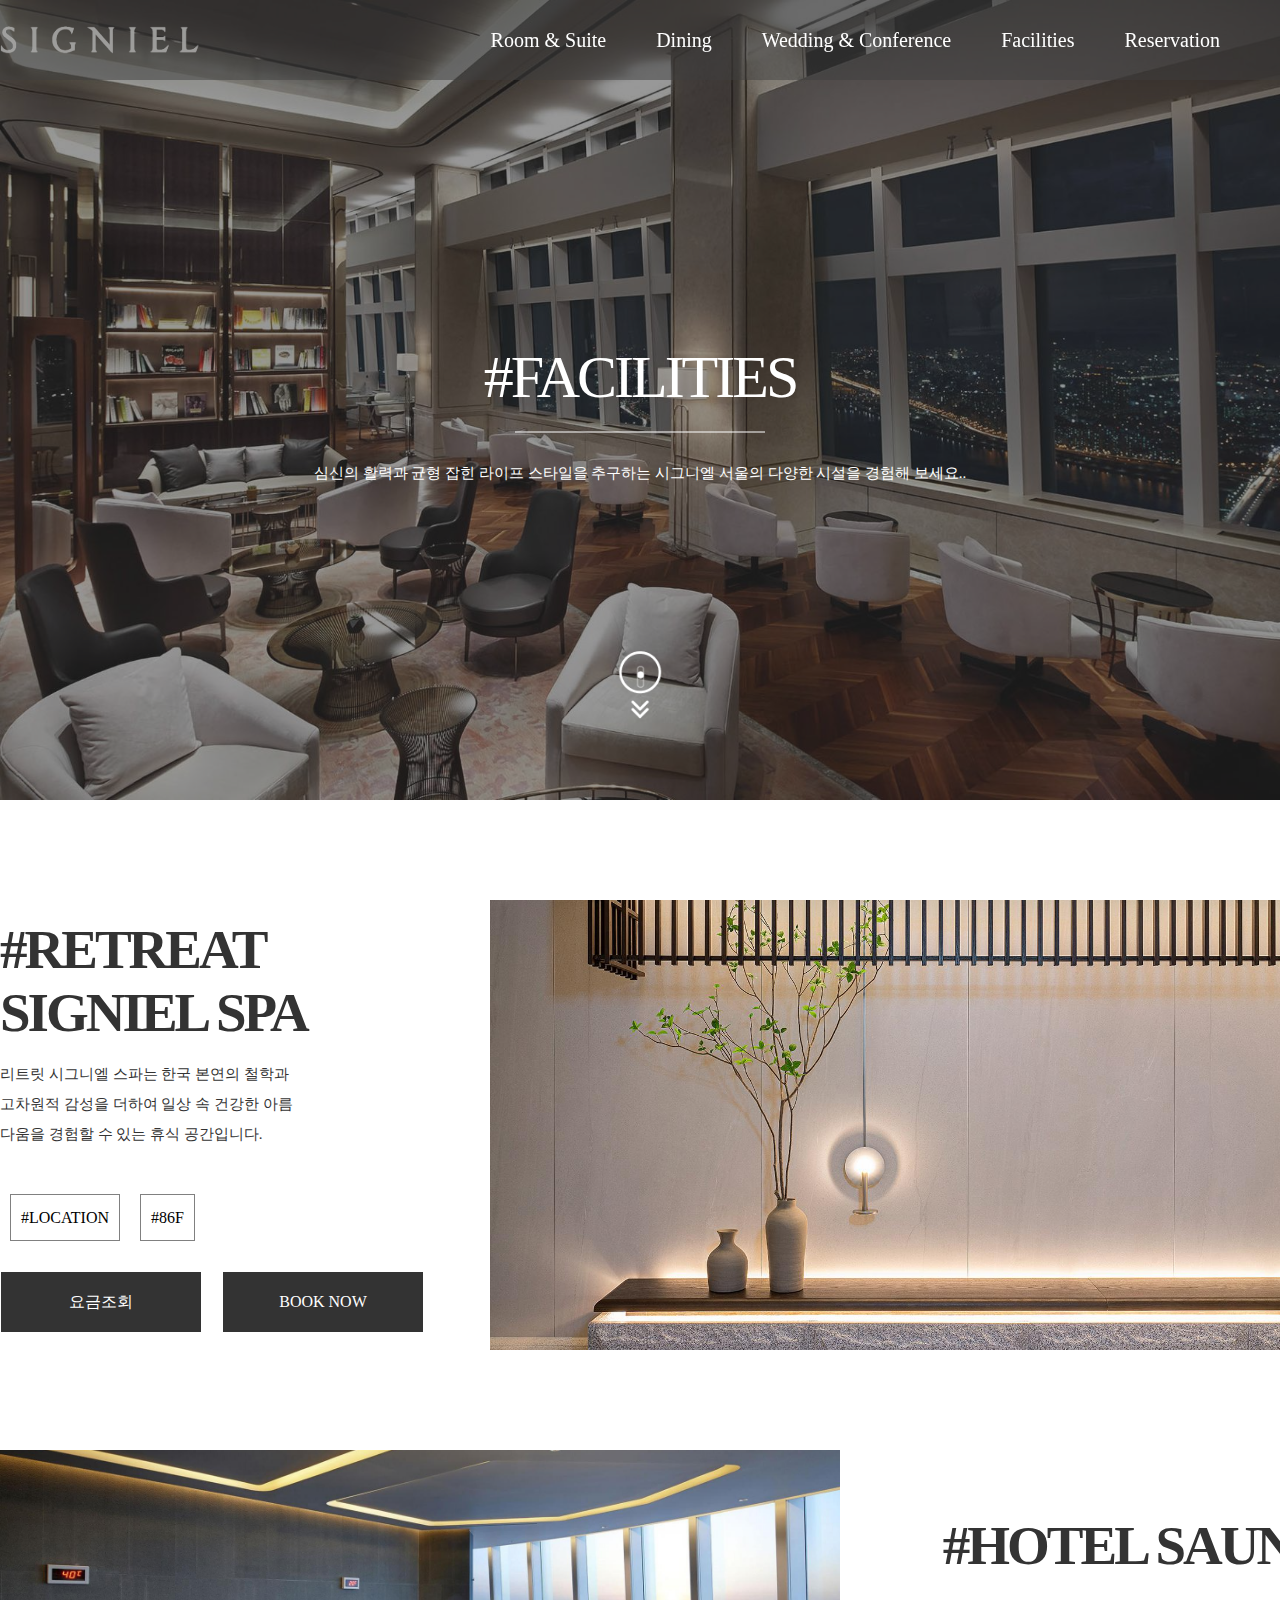
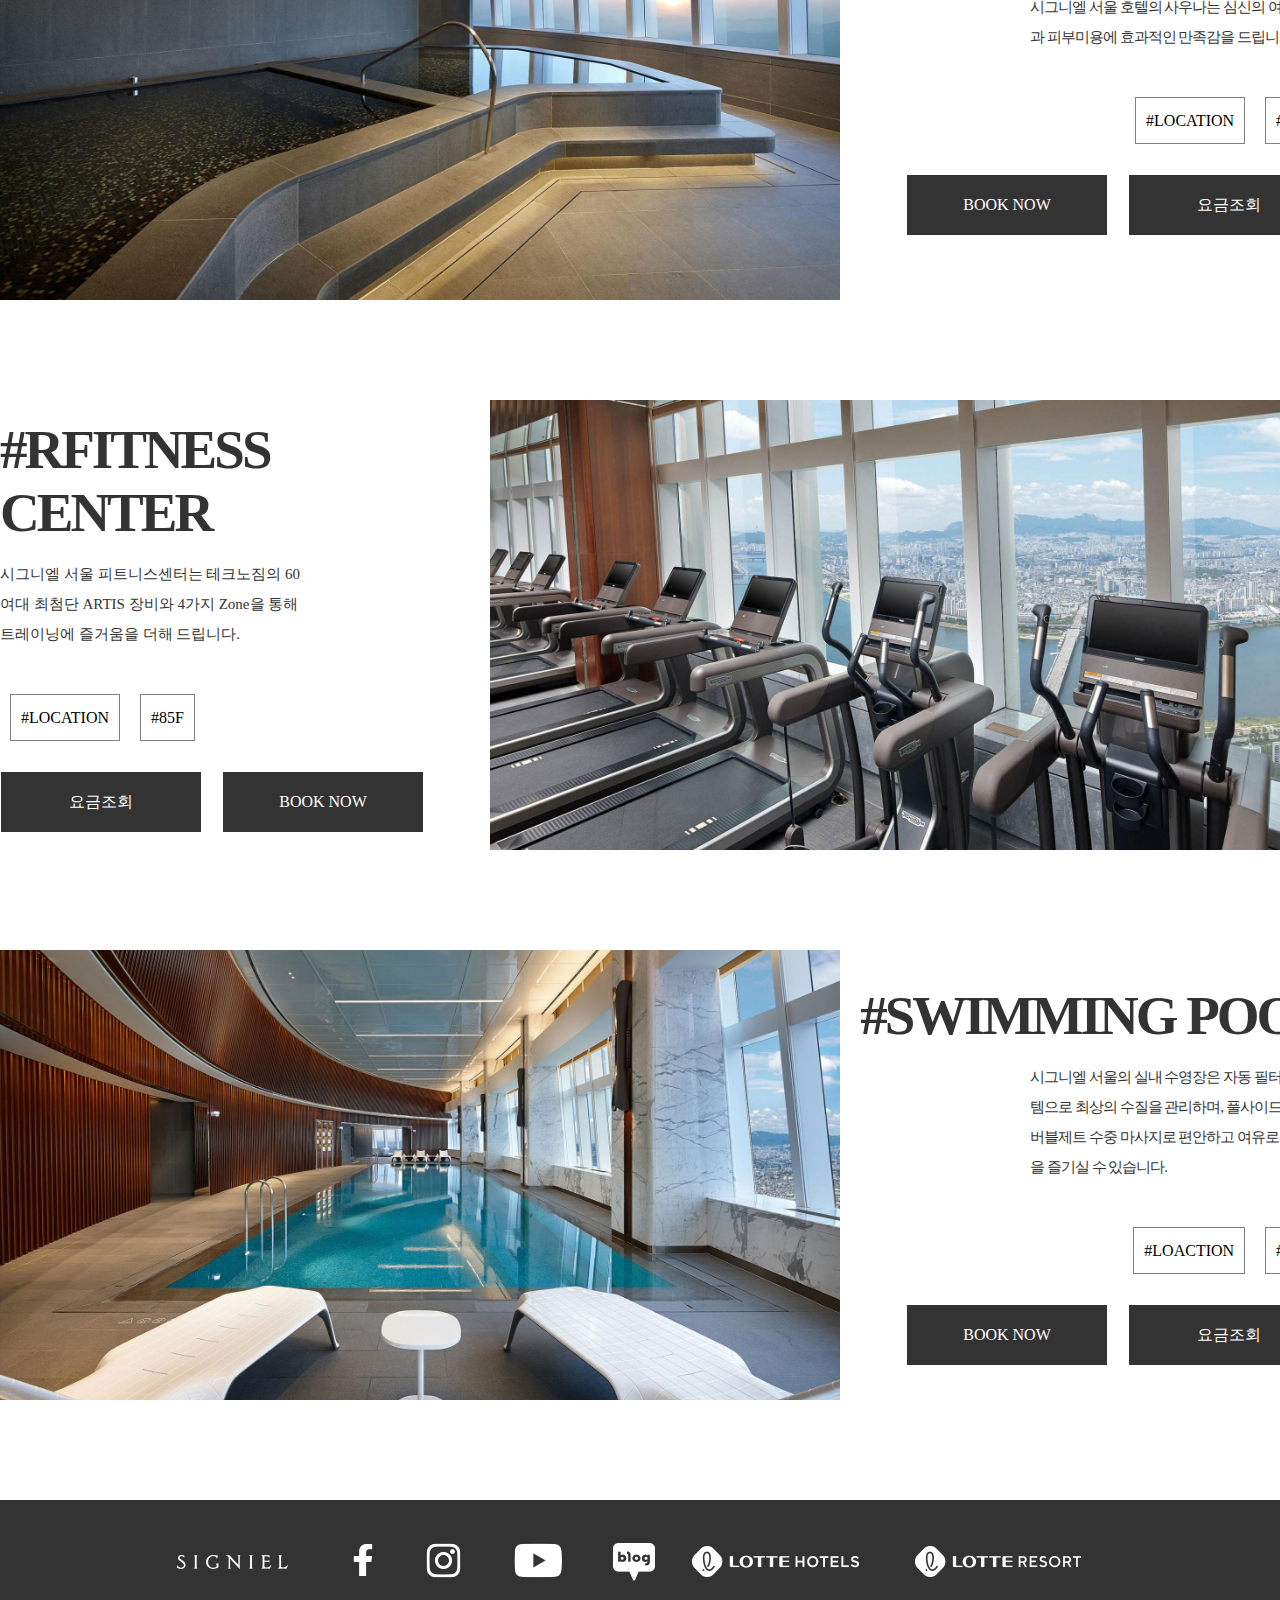
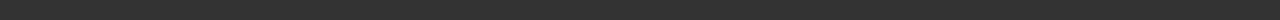
<file: 7_1.page_facilites1.html>
<!DOCTYPE html>
<html lang="en">
  <head>
    <meta charset="UTF-8" />
    <meta name="viewport" content="width=device-width, initial-scale=1.0" />
    <title>facilites</title>
    <link
      rel="icon"
      href="./p_img/icon/apple5.png"
      type="image/png"
      style="width: 32px; height: 32px"
    />
    <script src="https://code.jquery.com/jquery-1.12.4.js"></script>
    <link rel="stylesheet" href="./css/4.main.css" />
    <style>
      .page7_banner {
        width: 100%;
        height: 800px;
        background: url(./p_img/facilites/facilitesmain.jpg) no-repeat center /
          cover;
      }

      /* 메인컨테이너 ---------------- */
      .main_container {
        width: 100%;
      }
      .p7_box {
        width: 100%;
        height: 450px;
        display: flex;
        margin-top: 100px;
        margin-bottom: 100px;
      }
      .f_imgbox {
        width: 60%;
        height: 100%;
        right: 0;
        position: relative;
      }
      .f_p {
        width: 300px;
        /* height: 100px; */
        font-size: 15px;
        color: #333;
        line-height: 30px;
      }
      .f_p_R {
        width: 300px;
        /* height: 100px; */
        font-size: 15px;
        color: #333;
        letter-spacing: -1px;
        float: right;
        line-height: 30px;
      }
      .f_box1 {
        background: url(./p_img/facilites/부대시설1.jpg) no-repeat center /
          cover;
      }
      .f_box2 {
        background: url(./p_img/facilites/부대시설2.jpg) no-repeat center /
          cover;
      }
      .f_box3 {
        background: url(./p_img/facilites/부대시설3.jpg) no-repeat center /
          cover;
      }
      .f_box4 {
        background: url(./p_img/facilites/부대시설4.jpg) no-repeat center /
          cover;
      }
      .f_txtbox {
        width: 35%;
        height: 100%;
        display: flex;

        flex-direction: column;
        justify-content: center;
        align-items: stretch;
        gap: 20px;
      }
      .f_txtbox_h1 {
        width: 100%;
        letter-spacing: -3px;
        font-weight: bold;
        color: #333;
        margin: 0;
        font-size: 55px;
      }
      .f_txtbox_h1_2 {
        width: 100%;
        margin: 0;
        text-align: right;
        font-weight: bold;
        letter-spacing: -3px;
        color: #333;
        font-size: 55px;
      }
      .img_txt_p {
        color: #333;
        /* letter-spacing: -2px; */
        font-size: 18px;
        padding-left: 10px;
        padding-right: 10px;
        line-height: 25px;
      }
      .ftag_boxL {
        /* width: 100px; */
        height: 45px;
        line-height: 45px;
        border: 1px solid #808080;
        float: left;
        margin: 10px;
        padding: 0 10px;
      }
      .ftag_boxR {
        /* width: 100px; */
        height: 45px;
        line-height: 45px;
        border: 1px solid #808080;
        float: right;
        margin: 10px;
        padding: 0 10px;
      }
      /* 아이콘ㅇㅇㅇㅇㅇㅇㅇㅇ */
      .icon_box {
        width: 200px;
      }
      .icon_boxR ul {
        float: right;
        /* margin-bottom: 10px; */
      }
      .icon_boxR ul li {
        /* display: flex; */
        float: left;
        margin-bottom: 10px;
        padding-right: 10px;
      }
      .icon_boxL ul {
        float: left;
      }
      .icon_boxL ul li {
        float: left;
        padding-left: 10px;
        margin-bottom: 10px;
      }
      .icon_boxL img {
        width: 40px;
        height: 40px;
      }
      .icon_boxR img {
        width: 40px;
        height: 40px;
      }
      .gogobtn3_R {
        border: 1px solid #fff;
        background: #333;
        color: #fff;
        width: 200px;
        height: 60px;
        float: right;
        margin-left: 20px;
        /* border-radius: 20px; */
        text-align: center;
        line-height: 60px;
        /* font-weight: 900; */
        /* transition: all 1s; */
        /* animation: opacc 2s ease forwards; */
      }
      .gogobtn3_R:hover {
        background: #fff;
        color: #333;
        border: 1px solid #333;
      }
      .gogobtn3_L:hover {
        background: #fff;
        color: #333;
        border: 1px solid #333;
      }
      .gogobtn3_L {
        border: 1px solid #fff;
        background: #333;
        color: #fff;
        width: 200px;
        height: 60px;
        /* border-radius: 20px; */
        float: left;
        text-align: center;
        line-height: 60px;
        margin-right: 20px;
        /* font-weight: 900; */
        /* transition: all 1s; */
        /* animation: opacc 2s ease forwards; */
      }
    </style>
  </head>
  <body>
    <div id="wrap">
      <div class="p_3header">
        <div class="w_1350">
          <div class="logo"><a href="./index.html"></a></div>

          <div class="menu_list_bar">
            <ul class="menu_list_bar_ul">
              <li>
                <a href="./4_1.page_room1.html">Room & Suite</a>
                <div class="sub_menu">
                  <ul class="sub_menu_ul">
                    <li><a href=""></a>그랜드 룸</li>
                    <li><a href=""></a>프리미어 룸</li>
                    <li><a href=""></a>로얄 스위트 룸</li>
                    <li><a href=""></a>코리안 프리미어 룸</li>
                  </ul>
                </div>
              </li>

              <li>
                <a href="./5_1.page_dining1.html">Dining</a>
                <div class="sub_menu">
                  <ul class="sub_menu_ul">
                    <li><a href=""></a>한식</li>
                    <li><a href=""></a>양식</li>
                    <li><a href=""></a>뷔페</li>
                  </ul>
                </div>
              </li>
              <li>
                <a href="./6_1.page_wedding1.html">Wedding & Conference</a>
                <div class="sub_menu">
                  <ul class="sub_menu_ul">
                    <li><a href=""></a>시그니엘 웨딩</li>
                    <li><a href=""></a>프라이빗 파티</li>
                    <li><a href=""></a>그랜드 볼룸</li>
                  </ul>
                </div>
              </li>
              <li>
                <a href="./7_1.page_facilites1.html">Facilities</a>
                <div class="sub_menu">
                  <ul class="sub_menu_ul">
                    <li><a href=""></a>호텔 수영장</li>
                    <li><a href=""></a>피트니스 센터</li>
                    <li><a href=""></a>살롱 드 시그니엘</li>
                    <li><a href=""></a>호텔 사우나</li>
                  </ul>
                </div>
              </li>
              <li><a href="">Reservation</a></li>
            </ul>
          </div>

          <input type="checkbox" id="btn_ham" />
          <label for="btn_ham" class="hamberg">
            <div class="p2_line top"></div>
            <div class="p2_line mid"></div>
            <div class="p2_line bot"></div>
          </label>
        </div>

        <div class="menu_pan" id="menu_pan">
          <div class="menu_list">
            <ul class="menu_list_ul">
              <li><a href="./4_1.page_room1.html">Room & Suite</a></li>
              <li><a href="./5_1.page_dining1.html">Dining</a></li>
              <li>
                <a href="./6_1.page_wedding1.html">Wedding & Conference</a>
              </li>
              <li><a href="./7_1.page_facilites1.html">Facilities</a></li>
              <li><a href="">Reservation</a></li>
            </ul>
          </div>
        </div>
      </div>

      <div class="page7_banner">
        <div class="banner_txt_box">
          <div class="banner_txt_box_position">
            <h1 class="banner_h1">#FACILITIES</h1>
            <span class="banner_line"></span>
            <div class="banner_p">
              심신의 활력과 균형 잡힌 라이프 스타일을 추구하는 시그니엘 서울의
              다양한 시설을 경험해 보세요..
            </div>
          </div>
        </div>
        <div class="scroll_icon2"></div>
      </div>
      <div class="main_container">
        <div class="w_1400">
          <div class="p7_box">
            <div class="f_txtbox">
              <div class="f_txt_1">
                <h1 class="f_txtbox_h1">#RETREAT <br />SIGNIEL SPA</h1>
                <p class="f_p">
                  리트릿 시그니엘 스파는 한국 본연의 철학과 고차원적 감성을
                  더하여 일상 속 건강한 아름다움을 경험할 수 있는 휴식
                  공간입니다.
                </p>
              </div>
              <div class="r_txt_2">
                <div class="ftag_boxL">#LOCATION</div>
                <div class="ftag_boxL">#86F</div>
              </div>
              <div class="f_txt_3">
                <div class="gogobtn3_L">요금조회</div>
                <div class="gogobtn3_L">BOOK NOW</div>
              </div>
            </div>
            <div class="f_imgbox f_box1"></div>
          </div>
          <div class="p7_box">
            <div class="f_imgbox f_box2"></div>
            <div class="f_txtbox">
              <div class="f_txt_1">
                <h1 class="f_txtbox_h1_2">#HOTEL SAUNA</h1>
                <p class="f_p_R">
                  시그니엘 서울 호텔의 사우나는 심신의 여유로움과 피부미용에
                  효과적인 만족감을 드립니다.
                </p>
              </div>
              <div class="f_txt_2">
                <div class="ftag_boxR">#85F</div>
                <div class="ftag_boxR">#LOCATION</div>
              </div>

              <div class="f_txt_3">
                <div class="gogobtn3_R">요금조회</div>
                <div class="gogobtn3_R">BOOK NOW</div>
              </div>
            </div>
          </div>
          <div class="p7_box">
            <div class="f_txtbox">
              <div class="f_txt_1">
                <h1 class="f_txtbox_h1">#RFITNESS CENTER</h1>
                <p class="f_p">
                  시그니엘 서울 피트니스센터는 테크노짐의 60여대 최첨단 ARTIS
                  장비와 4가지 Zone을 통해 트레이닝에 즐거움을 더해 드립니다.
                </p>
              </div>
              <div class="f_txt_2">
                <div class="ftag_boxL">#LOCATION</div>
                <div class="ftag_boxL">#85F</div>
              </div>
              <div class="f_txt_3">
                <div class="gogobtn3_L">요금조회</div>
                <div class="gogobtn3_L">BOOK NOW</div>
              </div>
            </div>
            <div class="f_imgbox f_box3"></div>
          </div>
          <div class="p7_box">
            <div class="f_imgbox f_box4"></div>
            <div class="f_txtbox">
              <div class="f_txt_1">
                <h1 class="f_txtbox_h1_2">#SWIMMING POOL</h1>
                <p class="f_p_R">
                  시그니엘 서울의 실내 수영장은 자동 필터링 시스템으로 최상의
                  수질을 관리하며, 풀사이드 베드와 버블제트 수중 마사지로
                  편안하고 여유로운 시간을 즐기실 수 있습니다.
                </p>
              </div>
              <div class="f_txt_2">
                <div class="ftag_boxR">#85F</div>
                <div class="ftag_boxR">#LOACTION</div>
              </div>
              <div class="f_txt_3">
                <div class="gogobtn3_R">요금조회</div>
                <div class="gogobtn3_R">BOOK NOW</div>
              </div>
            </div>
          </div>
        </div>
      </div>
      <div class="sec4_footer">
        <div class="icon_link">
          <div class="footer_signiel_logo"></div>
          <ul class="icon_link_ul">
            <li>
              <a href="./index.html" target="_blank">
                <img src="./p_img/icon/footer_logo_signiel.png" alt=""
              /></a>
            </li>

            <li>
              <a href="https://www.facebook.com/signielhotels/" target="_blank">
                <img src="./p_img/icon/footer-sns-facebook.png" alt="" />
              </a>
            </li>
            <li>
              <a
                href="https://www.instagram.com/signielhotels/"
                target="_blank"
              >
                <img src="./p_img/icon/footer-sns-instagram.png" alt="" />
              </a>
            </li>
            <li>
              <a
                href="https://www.youtube.com/user/LotteHotels"
                target="_blank"
              >
                <img src="./p_img/icon/footer-sns-youtube.png" alt="" />
              </a>
            </li>
            <li>
              <a href="https://blog.naver.com/lotte_hotels" target="_blank">
                <img src="./p_img/icon/footer-sns-blog.png" alt="" />
              </a>
            </li>
            <li>
              <a
                href="https://www.lottehotel.com/global/ko/about/lotte-hotel/brand/lotte-hotel.html"
                target="_blank"
              >
                <img src="./p_img/icon/footer_logo_lottehotel.png" alt=""
              /></a>
            </li>
            <li>
              <a
                href="https://www.lotteresort.com/main/ko/index"
                target="_blank"
              >
                <img src="./p_img/icon/footer_logo_resort.png" alt=""
              /></a>
            </li>
          </ul>
        </div>
      </div>
      <!-- wrap 닫히는 곳 -->
    </div>
    <script src="./js/menu_pan.js"></script>
  </body>
</html>
</file>
<file: css/4.main.css>
body {margin: 0;}

/* body, html {
    margin: 0;
    padding: 0;
    overflow: hidden;
    height: 100vh;
} */

ul {
    list-style: none;
    padding: 0;
    margin: 0;
}
a { 
    text-decoration: none; 
    color: inherit;
}
.w_1350{
    width: 1350px;
    min-width: 1350px;
    height: 100%;
    margin: 0 auto;
    position: relative;
}
.w_1500{
    width: 1500px;
    min-width: 1500px;
    height: 100%;
    margin: 0 auto;
    position: relative;
}
.w_1400{
    width: 1400px;
    min-width: 1400px;
    height: 100%;
    margin: 0 auto;
    position: relative;
}
.mr_0 {
    margin-right: 0 !important;
}
/* ------------------hamberg 버튼 */
.hamberg{   
    width: 50px;
    position: absolute;
    top: 30px;
    right: 20px;
    z-index: 999999;
    /* transform: translate(0,-50%); */
}
#line_top, #line_bot {
    transition: all 0.5s;
}
.p2_line{
    width: 23px;
    height:3px;
    background: #fff;
    margin: 5px 0;
    transition: all 0.4s;
}
/* .mid {
    margin: 7.5px 0;
    opacity: 0;
} */
#btn_ham:checked ~ .hamberg > .top {
    transform: translateY(4px) rotate(45deg);
}

#btn_ham:checked ~ .hamberg > .mid {
    opacity: 0;
}

#btn_ham:checked ~ .hamberg > .bot {
    transform: translateY(-12.5px) rotate(-45deg);
}

#btn_ham{display: none;}

/*logo*/

.logo{
    width: 200px;
    height: 80px;
    z-index: 999;
    color: #fff;
    filter: opacity(0.7) drop-shadow(0 0 0 #333);
    background: url(../p_img/page1/logo.png) no-repeat center / contain;
}

.logo a{
    display: block;
    width: 100%;
    height: 100%;
    text-indent: -9999px;
}



/* first_page */
.main_page{
    display: flex;
    height: 100vh;
    min-width: 1300px;
}
.main_L{
    width: 50%;
    height: 100%;
    float: left;

    background: url(../p_img/page1/page1_1.jpg) no-repeat center / cover;
    /* background: #333; */
    transition: all 0.5s;
}
.page1_txt:hover {
    color: #fff;
    /* background-color: rgba(90, 88, 88, 0.5); */
    background-color: rgba(17, 17, 17, 0.5);
}
.main_R{
    width: 50%;
    height: 100%;
    float: right;
    transition: all 1s;
    /* background-color: #333; */

    background: url(../p_img/page1/page1_2.jpg) no-repeat center / cover;
}
.page1_txt{
    /* position: absolute;
    top: 0;
    left: 0; */
    width: 100%;
    height: 100%;
    padding: 100px;
    padding-right: 50px;
    box-sizing: border-box;
    color: #fff;
    background-color: rgba(50, 50, 50, 0.5);
    transition: all 1s;
    /* background-color: #fff; */

    /* position: absolute;
    top: 25%;
    left: 5%; */

}
.page1_txt > h2{
    margin-top: 80px;
    margin-bottom: 40px;
    font-size: 50px;
    font-weight: 100;
    opacity: 0;
    animation: drop 1.5s ease-in-out 0.7s forwards;
}
@keyframes drop {
    0% {transform: translateY(-100%); opacity: 0;}
    100% {transform: translateY(0%); opacity: 1;}
}
.page1_txt_box{
    display: flex;
    max-height: 500px;
    height: 60%;
}
.line{
    display: block;
    width: 2px;
    height: 0%;
    background-color: #fff;
    margin-right: 40px;
    animation: line 1s 1s forwards;
    /* transition: height 1s; */
}
@keyframes line {
    0% {height: 0;}
    100% {height: 100%; }
}
.page1_txt_box2{
    width: 50%;
    display: flex;
    flex-direction: column;
    justify-content: space-evenly;

}
.page1_txt_box2 > p {
    font-size: 18px;
    letter-spacing: -0.07em;
    opacity: 0;
    animation: slide 1.5s ease-in-out 1.3s forwards;
}
@keyframes slide {
    0% {transform: translateX(-100%); opacity: 0;}
    100% {transform: translateX(0%); opacity: 1;}
}
.page2_gogo{
    border: 2px solid #fff;
    width: 200px;
    height: 40px;
    border-radius: 20px;
    text-align: center;
    line-height: 40px;
    font-weight: 900;
    animation: slide 1.5s ease-in-out 1.7s forwards;
    opacity: 0;
}
.page2_gogo:hover {
    background: #fff;
    color:  black;
    transition: all 0.5s;
}


/* 메인 헤더 */
.p_3header{
    width: 100%;
    height: 80px;
    z-index: 99999;
    position: fixed;
    /* overflow: hidden; */
    transition: all 0.5s;
    /* overflow: hidden; */
    left: 0;
    top: 0;
    /* border-bottom: 1px solid #fff; */
    background-color: rgba(255,255,255, 0.5);
}
.menu_list_bar{
    /* width: 100%; */
    height: 100%;
    position: absolute;
    top: 0;
    right: 80px;
    /* transform: translate(-5%, -30px); */
    line-height: 80px;
    font-size: 20px;
}
.menu_list_bar_ul{
    float: right;
    /* display: flex; */
    /* align-items: center; */
    /* gap:25px; */
    position: relative;
    color: #fff;}

.menu_list_bar_ul > li { 
    float: left;
    margin-right: 50px;
}
.p_3header:hover{
    /* background-color: rgba(187,187,187, 0.5); */
    background-color: rgba(62, 61, 61, 0.5);
}
.p_3header:hover .logo{
    filter: opacity(0.7) drop-shadow(0 0 0 #fff);
}



.sub_menu{
    /* display: none; */
    width: 160px;
    position: absolute;  
    top: 80px;
    height: 0;
    font-size: 15px;
    /* overflow: hidden; */
    visibility: hidden;
    opacity: 0;
    transition: all 0.5s ease 0.1s;
}

.sub_menu.h301{
    height: 320px;
    opacity: 1;
    visibility: visible;
}

.sub_menu_ul{
    line-height: 50px;

}
.sub_menu_ul li{
    text-decoration: none;
    transition: all 1s;
}
.sub_menu_ul li:hover{
    cursor: pointer;
    text-decoration: 1px #fff;
    /* background: #fff; */
} 


/* .text_decoline{
    width: 20px;
    height: 1px;
    background: #fff;
} */

.p_3header.h300{
    height: 320px;
    opacity: 1;
}

/* 메뉴판 */
    .menu_pan{
        position: fixed;
        background: #333;
        position:absolute;
        top:0;
        left:0;
        width: 100%;
        height: 0;
        opacity: 0;
        visibility: hidden;
        display: flex;
        justify-content: center;
        align-items: center;
        transition: all 0.5s;
        z-index: 99999;

    }
    @keyframes fadeInLeft {
        0%{opacity: 0; transform: translateX(-25%);}
        100%{opacity: 1; transform: translateX(0);}
    }
    .menu_pan.visible{
        height: 100vh;
        opacity: 0.9;
        visibility: visible;
    }
    .menu_pan.visible .menu_list li {
        animation: fadeInLeft 0.3s ease forwards ;
    }
    .menu_pan.visible .menu_list li:nth-child(1){
        animation-delay:0.3s;
    }
    .menu_pan.visible .menu_list li:nth-child(2){
        animation-delay:0.35s;
    }
    .menu_pan.visible .menu_list li:nth-child(3){
        animation-delay:0.4s;
    }
    .menu_pan.visible .menu_list li:nth-child(4){
        animation-delay:0.45s;
    }
    .menu_pan.visible .menu_list li:nth-child(5){
        animation-delay:0.5s;
    }
    .menu_pan.visible .menu_list li:nth-child(6){
        animation-delay:0.55s;
    }

    .menu_list li {
        width: 100%;
        /* background: blue; */
        padding: 10px;
        color: #fff;
        font-size: 48px;
        text-align: center;
        font-weight: 100;
        box-sizing: border-box;
        /* border: 1px solid; */
        /* opacity: 0; */
    }
    .menu_list li:hover{
        color: #909090
    }



/* 상세페이지 헤더 배너 */
.scroll_icon2 {
    width: 170px;
    height: 170px;
    position: absolute;
    bottom: 12%;
    left: 50%;
    transform: translate(-50%, -12%);
    z-index: 9999;
    background: url(../p_img/icon/icon-pagedown.gif)no-repeat center / contain;
}
.banner_txt_box{
    /* width: 100%; */
    height: 100%;
    background-color: rgba(50, 50, 50, 0.5);
    color: #fff;
}

.banner_txt_box_position{
    text-align: center;
    position: absolute;
    top: 50%;
    left: 50%;
    transform: translate(-50%, -50%);
}
.banner_h1{
    margin: 0 auto;
    /* border-bottom: 1px solid #fff; */
    letter-spacing: -3px;
    font-weight: 100;
    font-size: 60px;
}
.banner_line{
    margin: 20px auto;
    display: block;
    width: 250px;
    height: 1px;
    background-color: #fff;
    animation: b_line 1s forwards;
}
    @keyframes b_line {
    0% {width: 0;} 
    100% {width: 250px;}}

.banner_p{
    width: 900px;
    height: 100px;
    margin-top: 25px;
    font-size: 15px;
    line-height: 30px;
}
/* 푸터 */
.sec4_footer{
    width: 100%;
    height: 120px;
    position: relative;
    background: #333;
}
.icon_link{
    width: 100%;
    height: 100%;
    /* height: 50px; */
    /* border-bottom: 1px solid #fff; */
    position: absolute;
    line-height: 50%;
    top: 50%;
    transform: translateY(-50%);
}
.icon img{
    width: 45px;
    height: 40px;
}
.icon_link_ul{
    display: flex;
    align-items: center;
    justify-content: center;
    gap: 35px;
    position: absolute;
    top: 50%;
    left: 50%;
    transform: translate(-50%, -50%);
} 
.location_line{
    margin: 20px auto;
    display: block;
    width: 200px;
    height: 1px;
    background-color: #333;
}
</file>
<file: css/2.page.css>
#wrap{
    /* width: 100%; */
    height: 100vh;
    /* margin: 0; */
    /* background-color: rgba(17, 17, 17, 0.5); */
    overflow: hidden;
}
.header{
    width: 100%;
    height: 80px;
    z-index: 99999999;
    position: fixed;
    left: 0;
    top: 0;
} 
.bg_txt{
    font-size: 100px;
    font-weight: bold;
}
.txt1{
    position: absolute;
    top: 25%;
    right: 11%;
    /* transform: translate(-11%, -20%); */
    opacity: 0;
}
.txt1.active {
    animation: bg_txt 1s ease 0.3s forwards;
}

@keyframes bg_txt {
    0%{transform: translate(-11%, -100%); opacity: 0;}
    100%{transform: translate(-11%, -25%); opacity: 0.5;}
}
.txt2{
    position: absolute;
    top: 25%;
    right: 13%;
    transform: translate(-13%, -25%);
    opacity: 0;

}
.txt2.active {
    animation: bg_txt2 1s ease 0.3s forwards;
}
@keyframes bg_txt2 {
    0%{transform: translate(-13%, -120%); opacity: 0;}
    100%{transform: translate(-13%, -25%); opacity: 0.5;}
}
.txt3{
    position: absolute;
    top: 25%;
    right: 12%;
    /* transform: translate(-11%, -20%); */
    opacity: 0;

}
.txt3.active {
    animation: bg_txt3 1s ease 0.3s forwards;
}
@keyframes bg_txt3 {
    0%{transform: translate(-12%, -100%); opacity: 0;}
    100%{transform: translate(-12%, -25%); opacity: 0.5;}
}
.txt4{
    font-size: 95px;
    font-weight: bold;
    position: absolute;
    top: 25%;
    right: 11%;
    /* transform: translate(-11%, -20%); */
    opacity: 0;

}
.txt4.active {
    animation: bg_txt 1s ease 0.3s forwards;
}

.bg_box{
    width: 700px;
    /* width: 100%; */
    height: 150px;
    background: #bbbbbb;
    position: absolute;
    top: 25%;
    right: 15%;
    transform: translate(-15%,-25%);
    opacity: 0;

    animation: bg_box 1s ease 0.7s forwards;
}
/* .bg_box.active {
    animation: bg_box 1s ease 0.7s forwards;
} */


@keyframes bg_box {
    0%{transform: translate(-15%,-100%); opacity: 0;}
    100%{transform: translate(-15%,-25%); opacity: 0.2;}
}
    .containor{
    /* overflow: hidden;
    overflow-x: hidden; */

    background: #000;
    width: 100%;
    height: 100%;
    /* display: flex;
    flex-direction: row; */
    /* background-color: rgba(0,0,0, 0.5); */
    background: url(../p_img/page2/RS_room1.jpg) no-repeat center / cover;


    position: relative;
}
.room{
    overflow: hidden;
    min-width: 100%;
    height: 100%;
    display: flex;
    align-items: center;
    background-color: rgba(0,0,0, 0.5);

    position: absolute;
    left: 100%;
    top: 0;
} 
.room:nth-child(1) {
    left: 0;
}  

.deluxe_room{
    width: 50%;
    height: 100%;
    position: absolute;
    top:0;
    transform: translate(-10%, 0);
    opacity: 0;
    animation: deluxe_room 1.5s ease 0.8s forwards; 
}
@keyframes deluxe_room {
    0%{transform: translate(-100%, 0); opacity: 0;}
    100%{transform: translate(-10%, 0); opacity: 0.9;}
} 

.d_room_img {
    width: 600px;
    height: 400px;
    position: absolute;
    top: 60%;
    right: 12%;
    box-sizing: border-box;
    transform: translate(-12%, -60%);
    
    opacity: 0;
    animation: d_room_img1 1.5s ease 0.6s forwards;
}

@keyframes d_room_img1 {
    0%{transform: translate(-12%, -200%); opacity: 0;}
    100%{transform: translate(-12%, -60%); opacity: 0.8;}
}

.d_img1{
    background: url(../p_img/page2/d_room2.jpg) no-repeat center / cover;
}
.d_img2{
    background: url(../p_img/page2/p_room1.jpg) no-repeat center / cover;
}
.d_img3{
    background: url(../p_img/page2/RS_room1.jpg) no-repeat center / cover;
}
.d_img4{
    background: url(../p_img/page2/k_room1.jpg) no-repeat center / cover;
}

.room_box{
    width: 400px;
    height: 400px;
    position: absolute;
    top: 23%;
    right: 3%;
    opacity: 0;
    transform: translate(-3%, -23%);
    animation: roombox 1.5s ease 0.8s forwards;
}

.r_bx1{
    background: url(../p_img/page2/d_room3.jpg) no-repeat center / cover;
}
.r_bx2{
    background: url(../p_img/page2/p_room2.jpg) no-repeat center / cover;
}
.r_bx3{
    background: url(../p_img/page2/RS_room3.jpg) no-repeat center / cover;
}
.r_bx4{
    background: url(../p_img/page2/K_room3.jpg) no-repeat center / cover;
}

@keyframes roombox {
    0%{transform: translate(-3%, -200%); opacity: 0;}
    100%{transform: translate(-3%, -23%); opacity: 0.8;}
} 

.d_room_txt_box{
    width: 500px;
    position: absolute;
    top: 55%;
    left: 0;
    color: #fff;
    transform: translate(0, -55%);
}

.d_room_txt_box_h1 {
    margin: 0;
    font-size: 50px;
    font-weight: 300;
    opacity: 0;
    animation: drth1 1.5s ease 1s forwards;
}
.k_room_txt_box_h1{
    margin: 0;
    font-size: 35px;
    font-weight: 300;
    opacity: 0;
    animation: drth1 1.5s ease 1s forwards;

}

@keyframes drth1{
    0%{transform: translate(-100%, -50%); opacity: 0;}
    100%{transform: translate(0, -50%); opacity: 0.8;}
}

.d_room_txt_box_h2{
    font-weight: 100;
    /* margin-top: 20px; */
    margin: 0;
    font-size: 22px;
    opacity: 0;

    animation: drth2 1.5s ease 1s forwards;
}
@keyframes drth2{
    0%{transform: translate(-150%, -50%); opacity: 0;}
    100%{transform: translate(0, -50%); opacity: 1;}
}

.d_room_p{
    margin-top: 30px;
    font-size: 12px;
    opacity: 0;
    animation: drth3 2s ease 1.2s forwards;
}
@keyframes drth3 {
    0%{transform: translate(-150%, -55%); opacity: 0;}
    100%{transform: translate(0, -55%); opacity: 1;}

}
.room_btn{
    width: 60px;
    height: 60px;
    border-radius: 50%;
    border: 1px solid;
    color: #fff;
    /* background: #fff; */
    position: absolute;
    bottom: 25%;
    left: 0;
    text-align: center;
    line-height: 50px;
    font-size: 30px;
    transform: translate(0, -20%);
    transition: all 1s;
    opacity: 0;

    animation: room_btn 1s ease 1.8s forwards;
}
@keyframes room_btn{
    0%{transform: translate(-150%, -25%); opacity: 0;}
    100%{transform: translate(0, -25%); opacity: 1;}
}
.room_btn:hover {
    background: #fff;
    color: #000;
}

/* 푸터  */
.footer{
    width: 100%;
    height: 50px;
    /* border: 1px solid; */
    z-index: 99999;
    position: fixed;
    left: 0;
    bottom: 0;
    z-index: 9999;
}

.nav_ul{
    width: 400px;
    display: flex;
    color: #fff;
}
.nav_ul li {
    line-height: 50px;
    height: 50px;
}
.nav_ul a {
    width: 100%;
    height: 100%;
    padding: 5px 10px;
}
</file>
